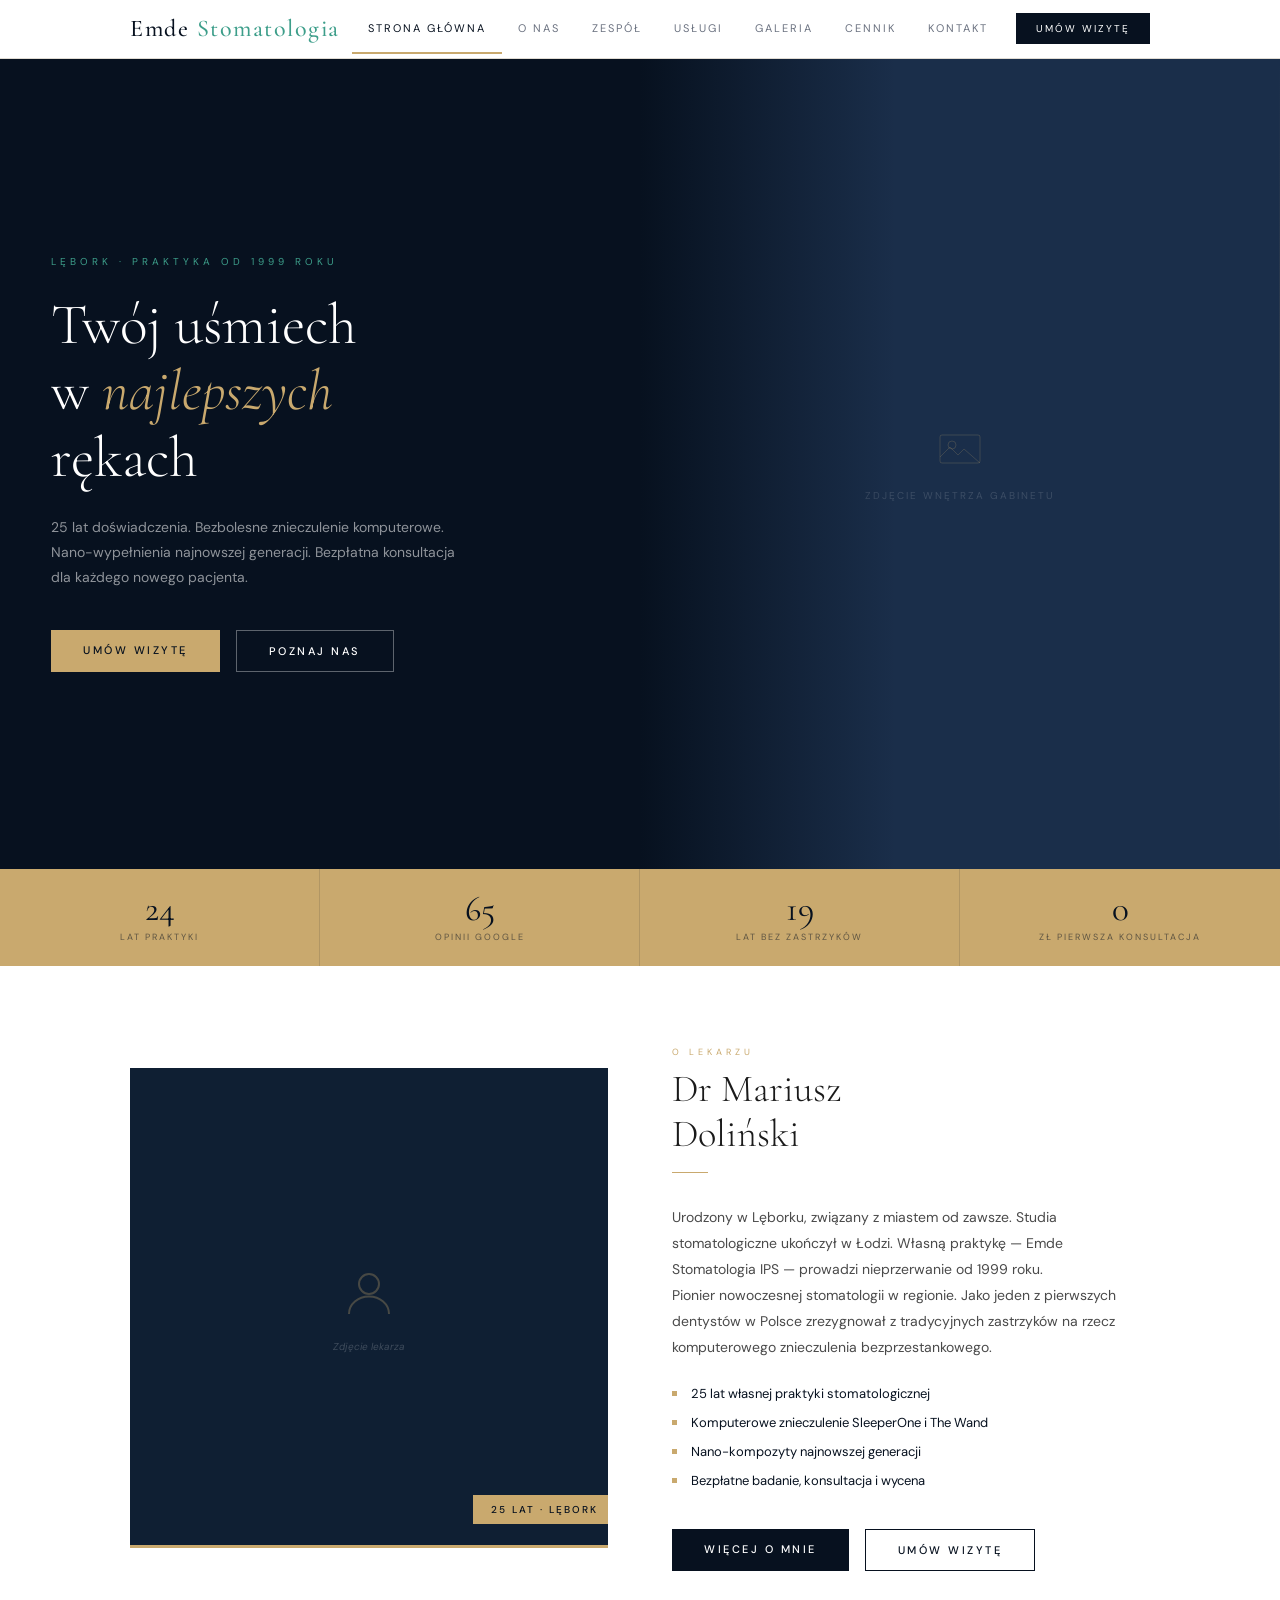
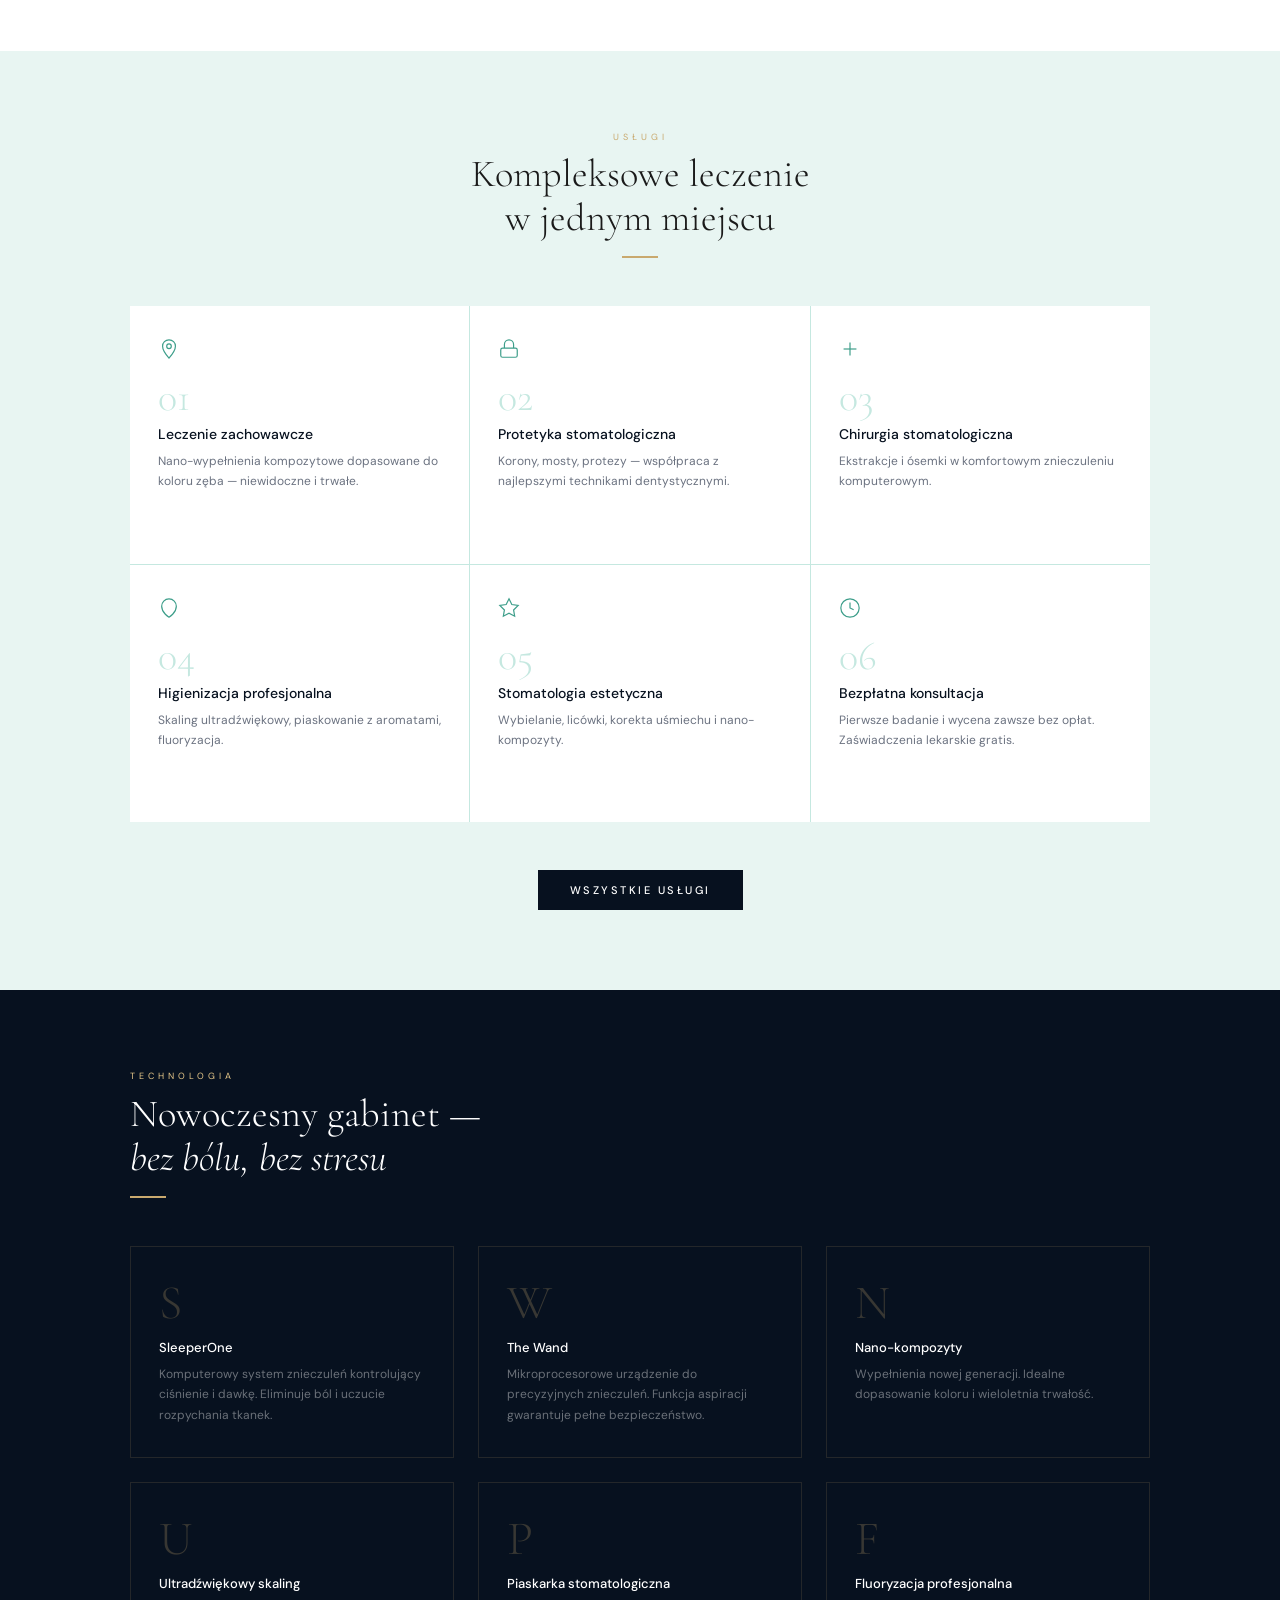
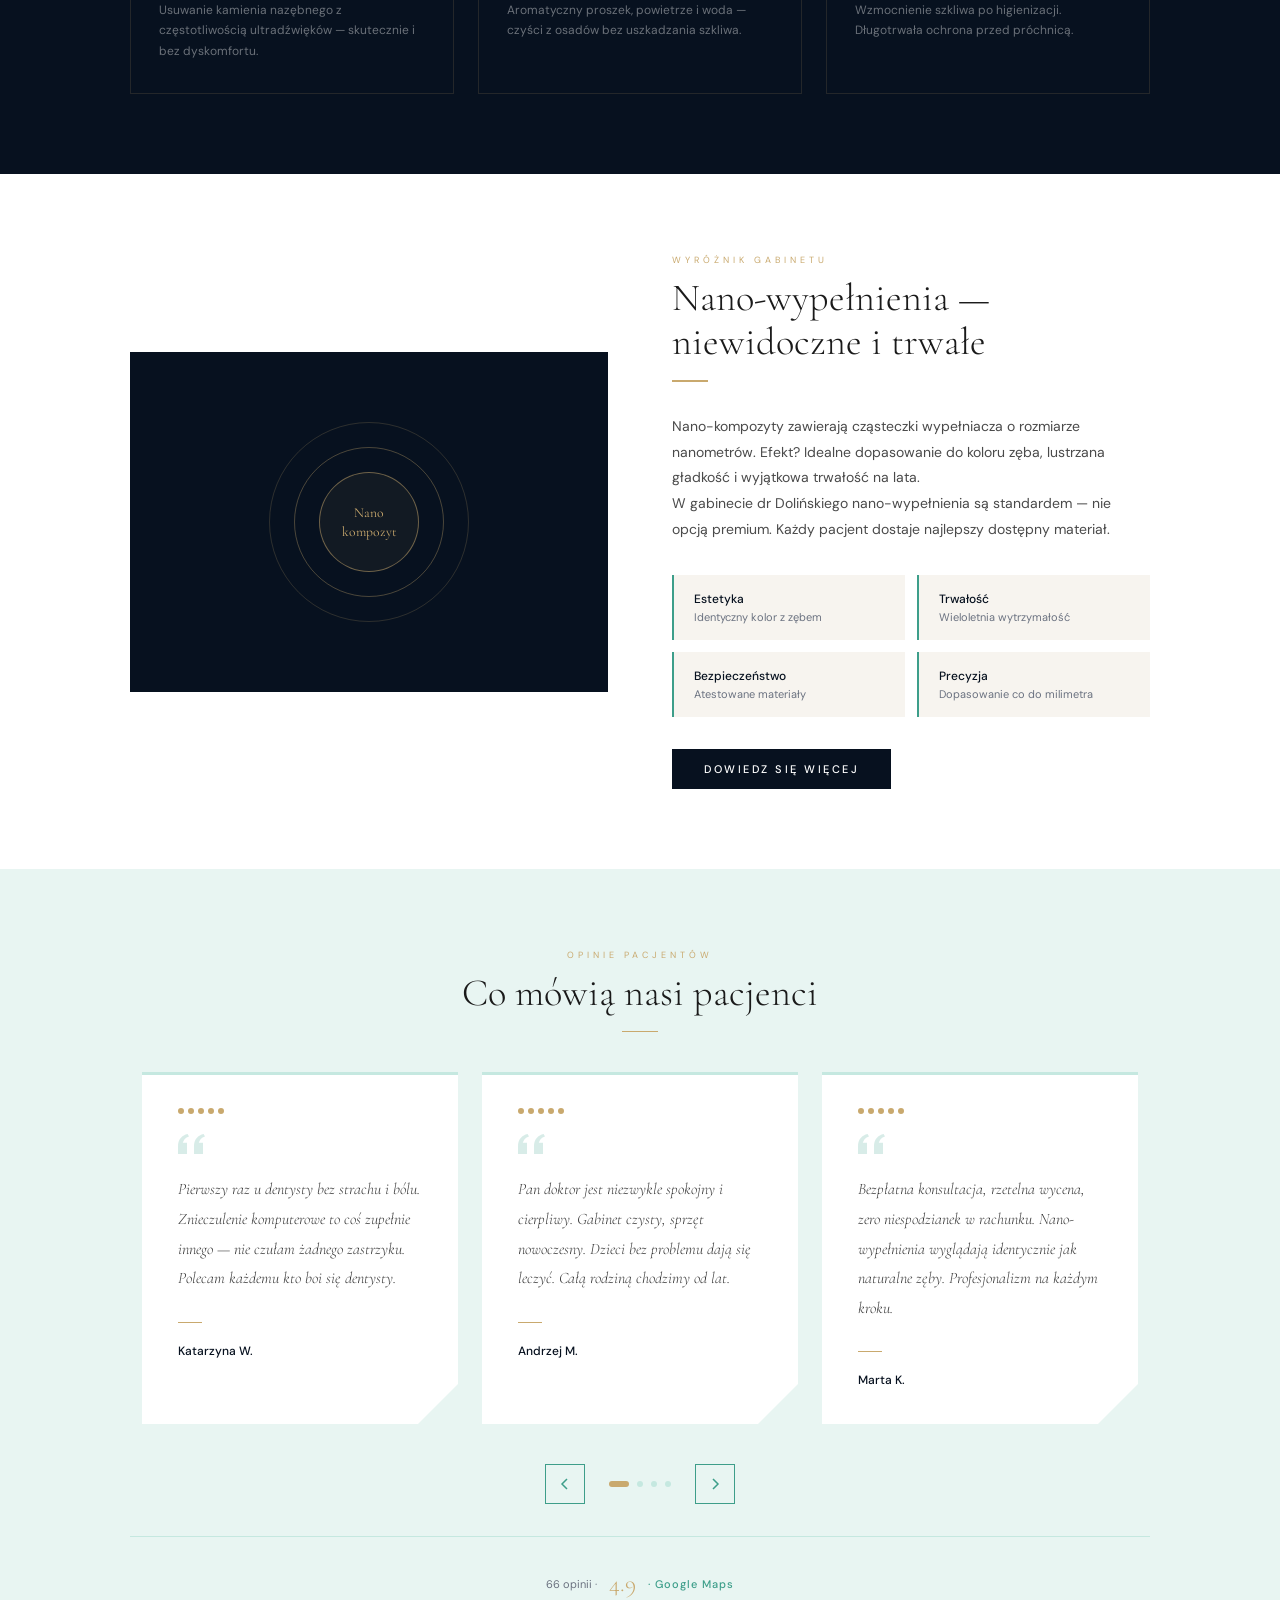
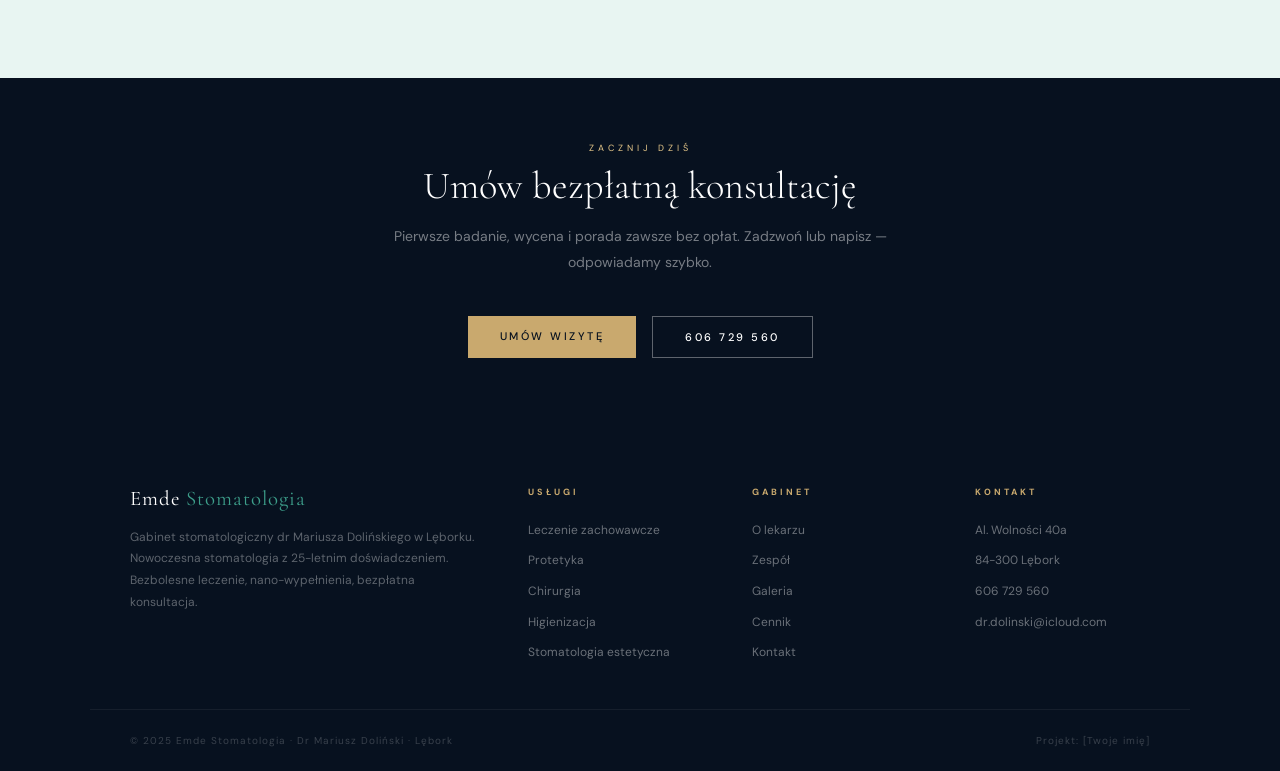
<file: index.html>
<!DOCTYPE html>
<html lang="pl">
<head>
  <meta charset="UTF-8">
  <meta name="viewport" content="width=device-width, initial-scale=1.0">
  <title>Emde Stomatologia · Dr Mariusz Doliński · Lębork</title>
  <meta name="description" content="Gabinet stomatologiczny dr Mariusza Dolińskiego w Lęborku. 25 lat doświadczenia, bezbolesne znieczulenie komputerowe, nano-wypełnienia. Bezpłatna konsultacja.">
  <link rel="stylesheet" href="css/style.css">
</head>
<body>

<div id="nav-placeholder"></div>

<!-- HERO — wnętrze gabinetu -->
<section class="hero">
  <div class="hero-left">
    <span class="hero-eyebrow">Lębork · Praktyka od 1999 roku</span>
    <h1>Twój uśmiech<br>w <em>najlepszych</em><br>rękach</h1>
    <p class="hero-sub">25 lat doświadczenia. Bezbolesne znieczulenie komputerowe. Nano-wypełnienia najnowszej generacji. Bezpłatna konsultacja dla każdego nowego pacjenta.</p>
    <div class="hero-btns">
      <a href="kontakt.html" class="btn btn-gold">Umów wizytę</a>
      <a href="o-nas.html" class="btn btn-outline">Poznaj nas</a>
    </div>
  </div>
  <div class="hero-right">
    <div class="hero-image">
      <!-- Zastąp zdjęciem wnętrza: <img src="img/gabinet.jpg" alt="Gabinet Emde Stomatologia"> -->
      <div class="hero-image-placeholder">
        <svg viewBox="0 0 48 48" style="width:48px;height:48px;stroke:rgba(201,169,110,0.2);fill:none;stroke-width:1"><rect x="4" y="10" width="40" height="28" rx="2"/><circle cx="16" cy="20" r="4"/><path d="m4 32 10-10 8 8 6-6 16 14"/></svg>
        <span style="font-size:10px;letter-spacing:2px;text-transform:uppercase;color:rgba(255,255,255,0.15)">Zdjęcie wnętrza gabinetu</span>
      </div>
      <div class="hero-image-overlay"></div>
    </div>
    <div class="hero-deco-line"></div>
  </div>
</section>

<!-- STATS -->
<div class="stats-bar">
  <div class="stat-item"><div class="stat-num">25</div><div class="stat-label">lat praktyki</div></div>
  <div class="stat-item"><div class="stat-num">66</div><div class="stat-label">opinii Google</div></div>
  <div class="stat-item"><div class="stat-num">20</div><div class="stat-label">lat bez zastrzyków</div></div>
  <div class="stat-item"><div class="stat-num">0</div><div class="stat-label">zł pierwsza konsultacja</div></div>
</div>

<!-- O LEKARZU -->
<section class="section">
  <div class="container">
    <div class="about-grid">
      <div class="about-img-box fade-right">
        <div class="about-img-placeholder">
          <svg viewBox="0 0 24 24"><circle cx="12" cy="8" r="4"/><path d="M4 20c0-4 3.6-7 8-7s8 3 8 7"/></svg>
          <span>Zdjęcie lekarza</span>
        </div>
        <div class="about-tag">25 lat · Lębork</div>
      </div>
      <div class="about-body fade-left">
        <span class="sec-label">O lekarzu</span>
        <h2>Dr Mariusz<br>Doliński</h2>
        <div class="gold-line"></div>
        <p>Urodzony w Lęborku, związany z miastem od zawsze. Studia stomatologiczne ukończył w Łodzi. Własną praktykę — Emde Stomatologia IPS — prowadzi nieprzerwanie od 1999 roku.</p>
        <p>Pionier nowoczesnej stomatologii w regionie. Jako jeden z pierwszych dentystów w Polsce zrezygnował z tradycyjnych zastrzyków na rzecz komputerowego znieczulenia bezprzestankowego.</p>
        <ul class="about-list">
          <li>25 lat własnej praktyki stomatologicznej</li>
          <li>Komputerowe znieczulenie SleeperOne i The Wand</li>
          <li>Nano-kompozyty najnowszej generacji</li>
          <li>Bezpłatne badanie, konsultacja i wycena</li>
        </ul>
        <div class="about-cta">
          <a href="o-nas.html" class="btn btn-navy">Więcej o mnie</a>
          <a href="kontakt.html" class="btn btn-outline-dark">Umów wizytę</a>
        </div>
      </div>
    </div>
  </div>
</section>

<!-- USŁUGI -->
<section class="section services-preview">
  <div class="container">
    <div class="fade-in text-center">
      <span class="sec-label">Usługi</span>
      <h2>Kompleksowe leczenie<br>w jednym miejscu</h2>
      <div class="gold-line" style="margin:1rem auto 0;"></div>
    </div>
    <div class="services-grid-home">
      <a href="usluga-zachowawcza.html" class="svc-card fade-in stagger-1">
        <div class="svc-icon"><svg viewBox="0 0 24 24"><path d="M12 2C8 2 5 5 5 9c0 5 7 13 7 13s7-8 7-13c0-4-3-7-7-7z"/><circle cx="12" cy="9" r="2.5"/></svg></div>
        <div class="svc-num">01</div>
        <div class="svc-title">Leczenie zachowawcze</div>
        <div class="svc-desc">Nano-wypełnienia kompozytowe dopasowane do koloru zęba — niewidoczne i trwałe.</div>
        <span class="svc-arrow">→</span>
      </a>
      <a href="usluga-protetyka.html" class="svc-card fade-in stagger-2">
        <div class="svc-icon"><svg viewBox="0 0 24 24"><rect x="3" y="11" width="18" height="10" rx="2"/><path d="M7 11V7a5 5 0 0 1 10 0v4"/></svg></div>
        <div class="svc-num">02</div>
        <div class="svc-title">Protetyka stomatologiczna</div>
        <div class="svc-desc">Korony, mosty, protezy — współpraca z najlepszymi technikami dentystycznymi.</div>
        <span class="svc-arrow">→</span>
      </a>
      <a href="usluga-chirurgia.html" class="svc-card fade-in stagger-3">
        <div class="svc-icon"><svg viewBox="0 0 24 24"><line x1="12" y1="5" x2="12" y2="19"/><line x1="5" y1="12" x2="19" y2="12"/></svg></div>
        <div class="svc-num">03</div>
        <div class="svc-title">Chirurgia stomatologiczna</div>
        <div class="svc-desc">Ekstrakcje i ósemki w komfortowym znieczuleniu komputerowym.</div>
        <span class="svc-arrow">→</span>
      </a>
      <a href="usluga-higienizacja.html" class="svc-card fade-in stagger-4">
        <div class="svc-icon"><svg viewBox="0 0 24 24"><path d="M12 22s-8-4.5-8-11.8A8 8 0 0 1 12 2a8 8 0 0 1 8 8.2c0 7.3-8 11.8-8 11.8z"/></svg></div>
        <div class="svc-num">04</div>
        <div class="svc-title">Higienizacja profesjonalna</div>
        <div class="svc-desc">Skaling ultradźwiękowy, piaskowanie z aromatami, fluoryzacja.</div>
        <span class="svc-arrow">→</span>
      </a>
      <a href="usluga-estetyczna.html" class="svc-card fade-in stagger-5">
        <div class="svc-icon"><svg viewBox="0 0 24 24"><path d="M12 2l3.09 6.26L22 9.27l-5 4.87 1.18 6.88L12 17.77l-6.18 3.25L7 14.14 2 9.27l6.91-1.01L12 2z"/></svg></div>
        <div class="svc-num">05</div>
        <div class="svc-title">Stomatologia estetyczna</div>
        <div class="svc-desc">Wybielanie, licówki, korekta uśmiechu i nano-kompozyty.</div>
        <span class="svc-arrow">→</span>
      </a>
      <a href="kontakt.html" class="svc-card fade-in stagger-6">
        <div class="svc-icon"><svg viewBox="0 0 24 24"><circle cx="12" cy="12" r="10"/><polyline points="12 6 12 12 16 14"/></svg></div>
        <div class="svc-num">06</div>
        <div class="svc-title">Bezpłatna konsultacja</div>
        <div class="svc-desc">Pierwsze badanie i wycena zawsze bez opłat. Zaświadczenia lekarskie gratis.</div>
        <span class="svc-arrow">→</span>
      </a>
    </div>
    <div class="text-center mt-3 fade-in">
      <a href="uslugi.html" class="btn btn-navy">Wszystkie usługi</a>
    </div>
  </div>
</section>

<!-- TECHNOLOGIA -->
<section class="section tech-section">
  <div class="container">
    <div class="fade-in">
      <span class="sec-label">Technologia</span>
      <h2 style="color:var(--white)">Nowoczesny gabinet —<br><em>bez bólu, bez stresu</em></h2>
      <div class="gold-line"></div>
    </div>
    <div class="tech-grid">
      <div class="tech-card fade-in stagger-1"><div class="tech-icon-letter">S</div><div class="tech-name">SleeperOne</div><div class="tech-desc">Komputerowy system znieczuleń kontrolujący ciśnienie i dawkę. Eliminuje ból i uczucie rozpychania tkanek.</div></div>
      <div class="tech-card fade-in stagger-2"><div class="tech-icon-letter">W</div><div class="tech-name">The Wand</div><div class="tech-desc">Mikroprocesorowe urządzenie do precyzyjnych znieczuleń. Funkcja aspiracji gwarantuje pełne bezpieczeństwo.</div></div>
      <div class="tech-card fade-in stagger-3"><div class="tech-icon-letter">N</div><div class="tech-name">Nano-kompozyty</div><div class="tech-desc">Wypełnienia nowej generacji. Idealne dopasowanie koloru i wieloletnia trwałość.</div></div>
      <div class="tech-card fade-in stagger-4"><div class="tech-icon-letter">U</div><div class="tech-name">Ultradźwiękowy skaling</div><div class="tech-desc">Usuwanie kamienia nazębnego z częstotliwością ultradźwięków — skutecznie i bez dyskomfortu.</div></div>
      <div class="tech-card fade-in stagger-5"><div class="tech-icon-letter">P</div><div class="tech-name">Piaskarka stomatologiczna</div><div class="tech-desc">Aromatyczny proszek, powietrze i woda — czyści z osadów bez uszkadzania szkliwa.</div></div>
      <div class="tech-card fade-in stagger-6"><div class="tech-icon-letter">F</div><div class="tech-name">Fluoryzacja profesjonalna</div><div class="tech-desc">Wzmocnienie szkliwa po higienizacji. Długotrwała ochrona przed próchnicą.</div></div>
    </div>
  </div>
</section>

<!-- NANO -->
<section class="section">
  <div class="container">
    <div class="nano-grid">
      <div class="nano-visual fade-right">
        <div class="nano-rings">
          <div class="nano-ring"></div>
          <div class="nano-ring"></div>
          <div class="nano-ring"></div>
          <div class="nano-center-text">Nano<br>kompozyt</div>
        </div>
      </div>
      <div class="fade-left">
        <span class="sec-label">Wyróżnik gabinetu</span>
        <h2>Nano-wypełnienia —<br>niewidoczne i trwałe</h2>
        <div class="gold-line"></div>
        <p>Nano-kompozyty zawierają cząsteczki wypełniacza o rozmiarze nanometrów. Efekt? Idealne dopasowanie do koloru zęba, lustrzana gładkość i wyjątkowa trwałość na lata.</p>
        <p>W gabinecie dr Dolińskiego nano-wypełnienia są standardem — nie opcją premium. Każdy pacjent dostaje najlepszy dostępny materiał.</p>
        <div class="nano-props">
          <div class="nano-prop"><div class="nano-prop-name">Estetyka</div><div class="nano-prop-val">Identyczny kolor z zębem</div></div>
          <div class="nano-prop"><div class="nano-prop-name">Trwałość</div><div class="nano-prop-val">Wieloletnia wytrzymałość</div></div>
          <div class="nano-prop"><div class="nano-prop-name">Bezpieczeństwo</div><div class="nano-prop-val">Atestowane materiały</div></div>
          <div class="nano-prop"><div class="nano-prop-name">Precyzja</div><div class="nano-prop-val">Dopasowanie co do milimetra</div></div>
        </div>
        <div class="mt-2"><a href="usluga-zachowawcza.html" class="btn btn-navy">Dowiedz się więcej</a></div>
      </div>
    </div>
  </div>
</section>

<!-- OPINIE -->
<section class="reviews-carousel-wrap">
  <div class="container">
    <div class="fade-in text-center">
      <span class="sec-label">Opinie pacjentów</span>
      <h2>Co mówią nasi pacjenci</h2>
      <div class="gold-line" style="margin:1rem auto 0;"></div>
    </div>
    <div class="carousel" style="margin-top:2.5rem;">
      <div class="carousel-track" id="carousel-track">
        <div class="carousel-slide"><div class="rc"><div class="rc-rating"><div class="rc-dot"></div><div class="rc-dot"></div><div class="rc-dot"></div><div class="rc-dot"></div><div class="rc-dot"></div></div><div class="rc-quote"><svg viewBox="0 0 28 20" fill="none"><path d="M0 12c0-6.6 4.2-10.8 9.6-12L11 2.4C7.4 3.6 5.4 6 4.8 8.8H9V20H0V12zm16 0c0-6.6 4.2-10.8 9.6-12L27 2.4c-3.6 1.2-5.6 3.6-6.2 6.4H25V20H16V12z" fill="#3d9e8a" opacity="0.2"/></svg></div><p class="rc-text">Pierwszy raz u dentysty bez strachu i bólu. Znieczulenie komputerowe to coś zupełnie innego — nie czułam żadnego zastrzyku. Polecam każdemu kto boi się dentysty.</p><div class="rc-sep"></div><div class="rc-author">Katarzyna W.</div><div class="rc-corner"></div></div></div>
        <div class="carousel-slide"><div class="rc"><div class="rc-rating"><div class="rc-dot"></div><div class="rc-dot"></div><div class="rc-dot"></div><div class="rc-dot"></div><div class="rc-dot"></div></div><div class="rc-quote"><svg viewBox="0 0 28 20" fill="none"><path d="M0 12c0-6.6 4.2-10.8 9.6-12L11 2.4C7.4 3.6 5.4 6 4.8 8.8H9V20H0V12zm16 0c0-6.6 4.2-10.8 9.6-12L27 2.4c-3.6 1.2-5.6 3.6-6.2 6.4H25V20H16V12z" fill="#3d9e8a" opacity="0.2"/></svg></div><p class="rc-text">Pan doktor jest niezwykle spokojny i cierpliwy. Gabinet czysty, sprzęt nowoczesny. Dzieci bez problemu dają się leczyć. Całą rodziną chodzimy od lat.</p><div class="rc-sep"></div><div class="rc-author">Andrzej M.</div><div class="rc-corner"></div></div></div>
        <div class="carousel-slide"><div class="rc"><div class="rc-rating"><div class="rc-dot"></div><div class="rc-dot"></div><div class="rc-dot"></div><div class="rc-dot"></div><div class="rc-dot"></div></div><div class="rc-quote"><svg viewBox="0 0 28 20" fill="none"><path d="M0 12c0-6.6 4.2-10.8 9.6-12L11 2.4C7.4 3.6 5.4 6 4.8 8.8H9V20H0V12zm16 0c0-6.6 4.2-10.8 9.6-12L27 2.4c-3.6 1.2-5.6 3.6-6.2 6.4H25V20H16V12z" fill="#3d9e8a" opacity="0.2"/></svg></div><p class="rc-text">Bezpłatna konsultacja, rzetelna wycena, zero niespodzianek w rachunku. Nano-wypełnienia wyglądają identycznie jak naturalne zęby. Profesjonalizm na każdym kroku.</p><div class="rc-sep"></div><div class="rc-author">Marta K.</div><div class="rc-corner"></div></div></div>
        <div class="carousel-slide"><div class="rc"><div class="rc-rating"><div class="rc-dot"></div><div class="rc-dot"></div><div class="rc-dot"></div><div class="rc-dot"></div><div class="rc-dot"></div></div><div class="rc-quote"><svg viewBox="0 0 28 20" fill="none"><path d="M0 12c0-6.6 4.2-10.8 9.6-12L11 2.4C7.4 3.6 5.4 6 4.8 8.8H9V20H0V12zm16 0c0-6.6 4.2-10.8 9.6-12L27 2.4c-3.6 1.2-5.6 3.6-6.2 6.4H25V20H16V12z" fill="#3d9e8a" opacity="0.2"/></svg></div><p class="rc-text">Chodziłam do wielu dentystów i wszędzie bałam się zastrzyku. Tutaj po raz pierwszy naprawdę nic nie poczułam. To zmienia wszystko — już nie odkładam wizyt na ostatnią chwilę.</p><div class="rc-sep"></div><div class="rc-author">Joanna P.</div><div class="rc-corner"></div></div></div>
        <div class="carousel-slide"><div class="rc"><div class="rc-rating"><div class="rc-dot"></div><div class="rc-dot"></div><div class="rc-dot"></div><div class="rc-dot"></div><div class="rc-dot"></div></div><div class="rc-quote"><svg viewBox="0 0 28 20" fill="none"><path d="M0 12c0-6.6 4.2-10.8 9.6-12L11 2.4C7.4 3.6 5.4 6 4.8 8.8H9V20H0V12zm16 0c0-6.6 4.2-10.8 9.6-12L27 2.4c-3.6 1.2-5.6 3.6-6.2 6.4H25V20H16V12z" fill="#3d9e8a" opacity="0.2"/></svg></div><p class="rc-text">Usunięcie ósemki w znieczuleniu komputerowym — zupełnie bezbolesne. Doktor wyjaśnił każdy krok zabiegu. Czułem się bezpiecznie przez cały czas.</p><div class="rc-sep"></div><div class="rc-author">Tomasz R.</div><div class="rc-corner"></div></div></div>
        <div class="carousel-slide"><div class="rc"><div class="rc-rating"><div class="rc-dot"></div><div class="rc-dot"></div><div class="rc-dot"></div><div class="rc-dot"></div><div class="rc-dot"></div></div><div class="rc-quote"><svg viewBox="0 0 28 20" fill="none"><path d="M0 12c0-6.6 4.2-10.8 9.6-12L11 2.4C7.4 3.6 5.4 6 4.8 8.8H9V20H0V12zm16 0c0-6.6 4.2-10.8 9.6-12L27 2.4c-3.6 1.2-5.6 3.6-6.2 6.4H25V20H16V12z" fill="#3d9e8a" opacity="0.2"/></svg></div><p class="rc-text">Korona cyrkonowa wygląda absolutnie naturalnie. Dopasowanie perfekcyjne, po roku noszenia jak nowa. Warta każdej złotówki — polecam całym sercem.</p><div class="rc-sep"></div><div class="rc-author">Elżbieta N.</div><div class="rc-corner"></div></div></div>
      </div>
    </div>
    <div class="carousel-controls">
      <button class="ctrl-btn" id="carousel-prev"><svg viewBox="0 0 16 16"><polyline points="10,3 5,8 10,13"/></svg></button>
      <div class="carousel-dots" id="carousel-dots"></div>
      <button class="ctrl-btn" id="carousel-next"><svg viewBox="0 0 16 16"><polyline points="6,3 11,8 6,13"/></svg></button>
    </div>
    <div class="google-row fade-in">
      <span class="google-count">66 opinii ·</span>
      <span class="google-score">4.9</span>
      <span class="google-badge-text">· Google Maps</span>
    </div>
  </div>
</section>

<!-- CTA -->
<section style="background:var(--navy);padding:4rem 0;">
  <div class="container text-center fade-in">
    <span class="sec-label" style="color:var(--gold2)">Zacznij dziś</span>
    <h2 style="color:var(--white);margin-bottom:1rem">Umów bezpłatną konsultację</h2>
    <p style="color:rgba(255,255,255,0.45);margin-bottom:2.5rem;max-width:500px;margin-left:auto;margin-right:auto;">Pierwsze badanie, wycena i porada zawsze bez opłat. Zadzwoń lub napisz — odpowiadamy szybko.</p>
    <div style="display:flex;gap:1rem;justify-content:center;flex-wrap:wrap;">
      <a href="kontakt.html" class="btn btn-gold">Umów wizytę</a>
      <a href="tel:606729560" class="btn btn-outline">606 729 560</a>
    </div>
  </div>
</section>

<div id="footer-placeholder"></div>
<script src="js/components.js"></script>
<script src="js/main.js"></script>
</body>
</html>
</file>
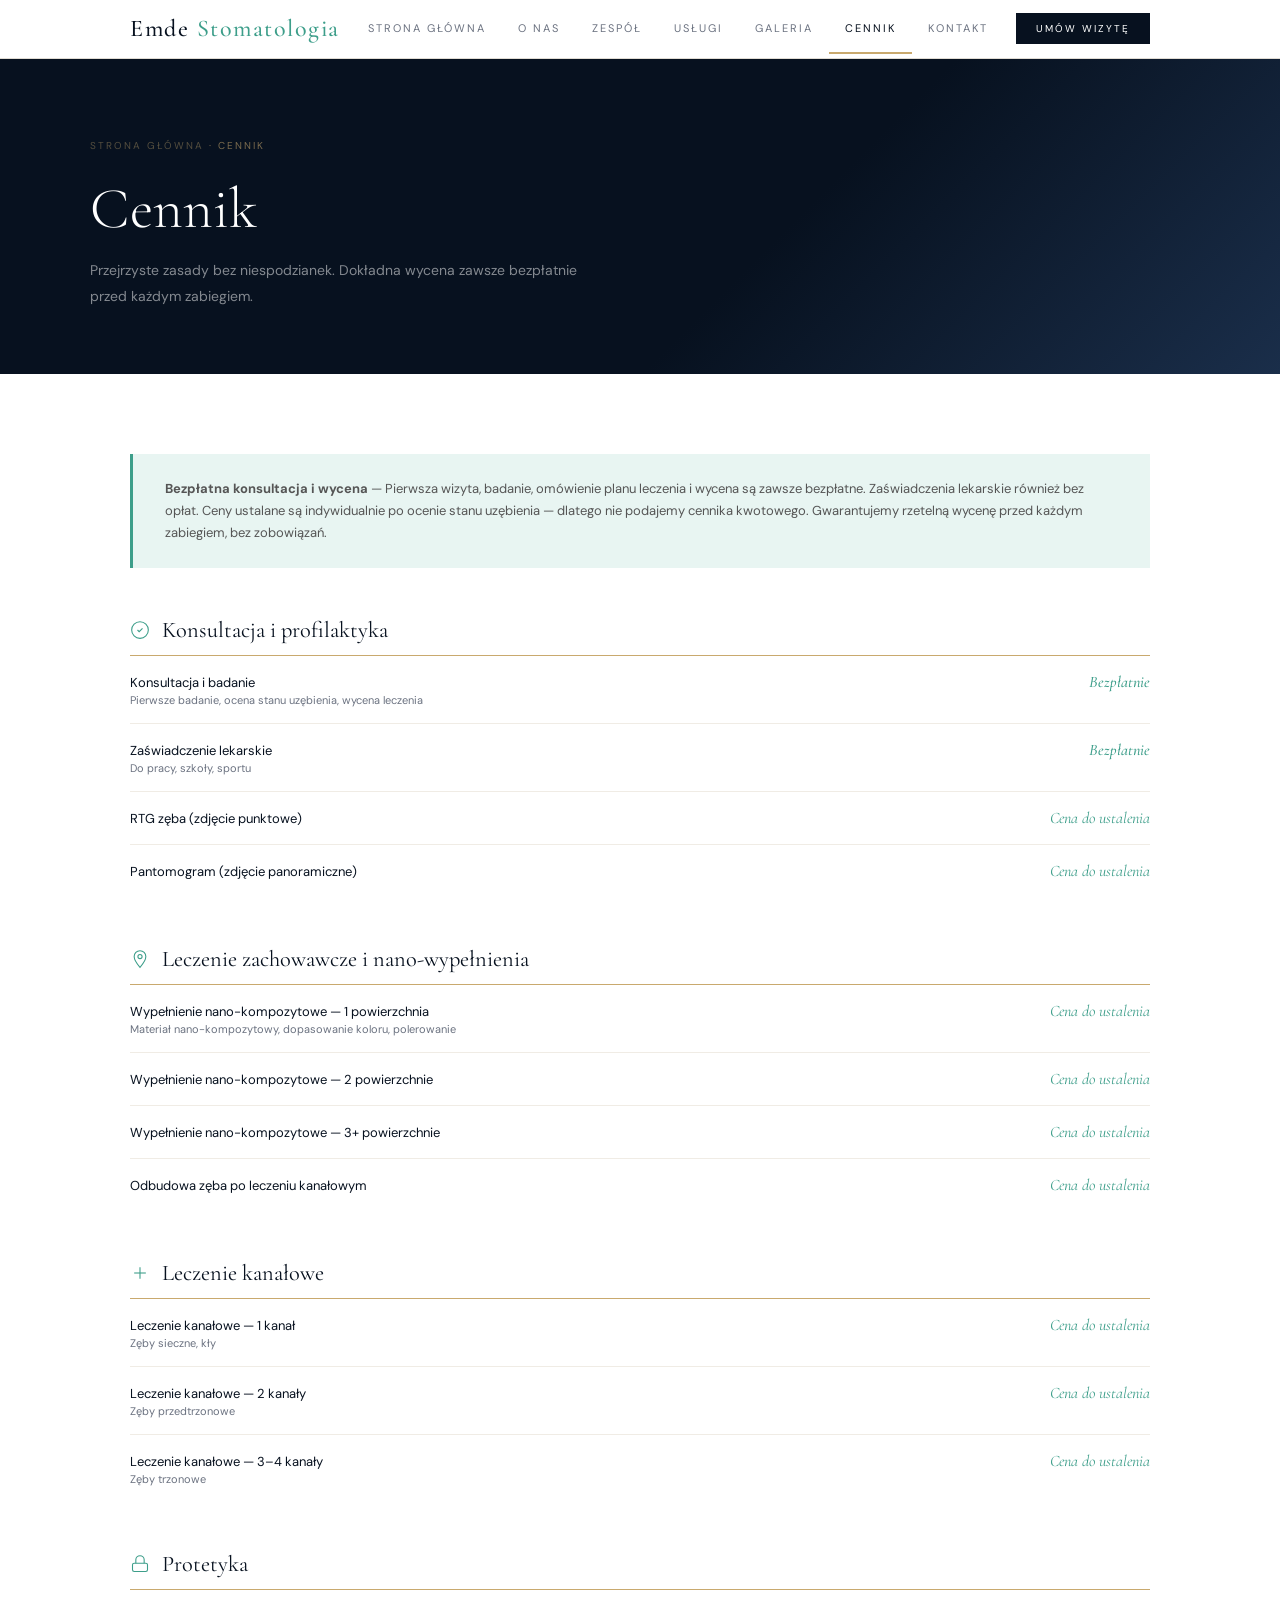
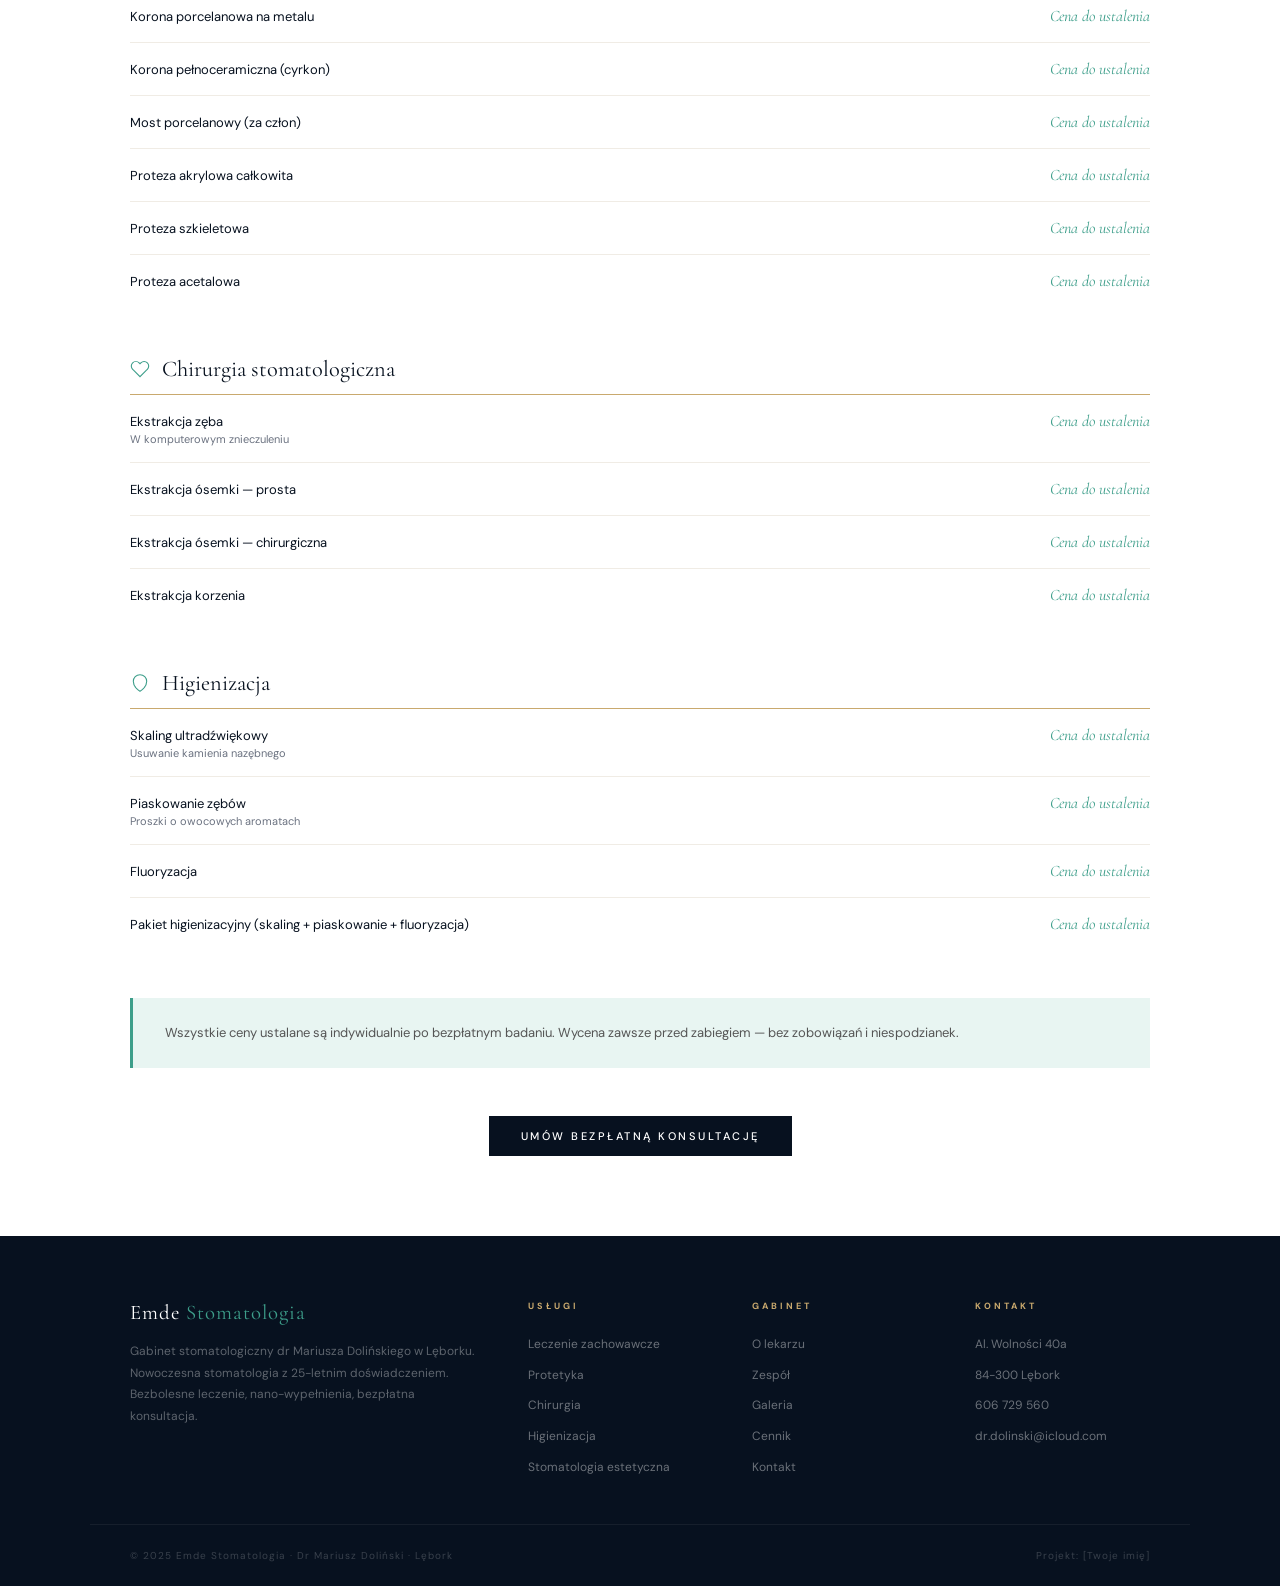
<file: cennik.html>
<!DOCTYPE html>
<html lang="pl">
<head>
  <meta charset="UTF-8">
  <meta name="viewport" content="width=device-width, initial-scale=1.0">
  <title>Cennik · Emde Stomatologia · Lębork</title>
  <meta name="description" content="Cennik usług stomatologicznych. Emde Stomatologia, dr Mariusz Doliński, Lębork. Bezpłatna konsultacja i badanie.">
  <link rel="stylesheet" href="css/style.css">
</head>
<body>

<div id="nav-placeholder"></div>

<div class="page-hero">
  <div class="page-hero-bg"></div>
  <div class="page-hero-inner">
    <div class="breadcrumb"><a href="index.html">Strona główna</a> · Cennik</div>
    <h1>Cennik</h1>
    <p>Przejrzyste zasady bez niespodzianek. Dokładna wycena zawsze bezpłatnie przed każdym zabiegiem.</p>
  </div>
</div>

<section class="section">
  <div class="container">

    <div class="pricing-note fade-in">
      <strong>Bezpłatna konsultacja i wycena</strong> — Pierwsza wizyta, badanie, omówienie planu leczenia i wycena są zawsze bezpłatne. Zaświadczenia lekarskie również bez opłat. Ceny ustalane są indywidualnie po ocenie stanu uzębienia — dlatego nie podajemy cennika kwotowego. Gwarantujemy rzetelną wycenę przed każdym zabiegiem, bez zobowiązań.
    </div>

    <div class="pricing-table">

      <div class="pricing-category fade-in">
        <div class="pricing-category-title">
          <svg viewBox="0 0 24 24"><path d="M12 22C6.48 22 2 17.52 2 12S6.48 2 12 2s10 4.48 10 10-4.48 10-10 10z"/><path d="m9 12 2 2 4-4"/></svg>
          Konsultacja i profilaktyka
        </div>
        <div class="pricing-row"><div><div class="pricing-service-name">Konsultacja i badanie</div><div class="pricing-service-note">Pierwsze badanie, ocena stanu uzębienia, wycena leczenia</div></div><div class="pricing-price pricing-free">Bezpłatnie</div></div>
        <div class="pricing-row"><div><div class="pricing-service-name">Zaświadczenie lekarskie</div><div class="pricing-service-note">Do pracy, szkoły, sportu</div></div><div class="pricing-price pricing-free">Bezpłatnie</div></div>
        <div class="pricing-row"><div><div class="pricing-service-name">RTG zęba (zdjęcie punktowe)</div></div><div class="pricing-price">Cena do ustalenia</div></div>
        <div class="pricing-row"><div><div class="pricing-service-name">Pantomogram (zdjęcie panoramiczne)</div></div><div class="pricing-price">Cena do ustalenia</div></div>
      </div>

      <div class="pricing-category fade-in">
        <div class="pricing-category-title">
          <svg viewBox="0 0 24 24"><path d="M12 2C8 2 5 5 5 9c0 5 7 13 7 13s7-8 7-13c0-4-3-7-7-7z"/><circle cx="12" cy="9" r="2.5"/></svg>
          Leczenie zachowawcze i nano-wypełnienia
        </div>
        <div class="pricing-row"><div><div class="pricing-service-name">Wypełnienie nano-kompozytowe — 1 powierzchnia</div><div class="pricing-service-note">Materiał nano-kompozytowy, dopasowanie koloru, polerowanie</div></div><div class="pricing-price">Cena do ustalenia</div></div>
        <div class="pricing-row"><div><div class="pricing-service-name">Wypełnienie nano-kompozytowe — 2 powierzchnie</div></div><div class="pricing-price">Cena do ustalenia</div></div>
        <div class="pricing-row"><div><div class="pricing-service-name">Wypełnienie nano-kompozytowe — 3+ powierzchnie</div></div><div class="pricing-price">Cena do ustalenia</div></div>
        <div class="pricing-row"><div><div class="pricing-service-name">Odbudowa zęba po leczeniu kanałowym</div></div><div class="pricing-price">Cena do ustalenia</div></div>
      </div>

      <div class="pricing-category fade-in">
        <div class="pricing-category-title">
          <svg viewBox="0 0 24 24"><line x1="12" y1="5" x2="12" y2="19"/><line x1="5" y1="12" x2="19" y2="12"/></svg>
          Leczenie kanałowe
        </div>
        <div class="pricing-row"><div><div class="pricing-service-name">Leczenie kanałowe — 1 kanał</div><div class="pricing-service-note">Zęby sieczne, kły</div></div><div class="pricing-price">Cena do ustalenia</div></div>
        <div class="pricing-row"><div><div class="pricing-service-name">Leczenie kanałowe — 2 kanały</div><div class="pricing-service-note">Zęby przedtrzonowe</div></div><div class="pricing-price">Cena do ustalenia</div></div>
        <div class="pricing-row"><div><div class="pricing-service-name">Leczenie kanałowe — 3–4 kanały</div><div class="pricing-service-note">Zęby trzonowe</div></div><div class="pricing-price">Cena do ustalenia</div></div>
      </div>

      <div class="pricing-category fade-in">
        <div class="pricing-category-title">
          <svg viewBox="0 0 24 24"><rect x="3" y="11" width="18" height="10" rx="2"/><path d="M7 11V7a5 5 0 0 1 10 0v4"/></svg>
          Protetyka
        </div>
        <div class="pricing-row"><div><div class="pricing-service-name">Korona porcelanowa na metalu</div></div><div class="pricing-price">Cena do ustalenia</div></div>
        <div class="pricing-row"><div><div class="pricing-service-name">Korona pełnoceramiczna (cyrkon)</div></div><div class="pricing-price">Cena do ustalenia</div></div>
        <div class="pricing-row"><div><div class="pricing-service-name">Most porcelanowy (za człon)</div></div><div class="pricing-price">Cena do ustalenia</div></div>
        <div class="pricing-row"><div><div class="pricing-service-name">Proteza akrylowa całkowita</div></div><div class="pricing-price">Cena do ustalenia</div></div>
        <div class="pricing-row"><div><div class="pricing-service-name">Proteza szkieletowa</div></div><div class="pricing-price">Cena do ustalenia</div></div>
        <div class="pricing-row"><div><div class="pricing-service-name">Proteza acetalowa</div></div><div class="pricing-price">Cena do ustalenia</div></div>
      </div>

      <div class="pricing-category fade-in">
        <div class="pricing-category-title">
          <svg viewBox="0 0 24 24"><path d="M20.84 4.61a5.5 5.5 0 0 0-7.78 0L12 5.67l-1.06-1.06a5.5 5.5 0 0 0-7.78 7.78l1.06 1.06L12 21.23l7.78-7.78 1.06-1.06a5.5 5.5 0 0 0 0-7.78z"/></svg>
          Chirurgia stomatologiczna
        </div>
        <div class="pricing-row"><div><div class="pricing-service-name">Ekstrakcja zęba</div><div class="pricing-service-note">W komputerowym znieczuleniu</div></div><div class="pricing-price">Cena do ustalenia</div></div>
        <div class="pricing-row"><div><div class="pricing-service-name">Ekstrakcja ósemki — prosta</div></div><div class="pricing-price">Cena do ustalenia</div></div>
        <div class="pricing-row"><div><div class="pricing-service-name">Ekstrakcja ósemki — chirurgiczna</div></div><div class="pricing-price">Cena do ustalenia</div></div>
        <div class="pricing-row"><div><div class="pricing-service-name">Ekstrakcja korzenia</div></div><div class="pricing-price">Cena do ustalenia</div></div>
      </div>

      <div class="pricing-category fade-in">
        <div class="pricing-category-title">
          <svg viewBox="0 0 24 24"><path d="M12 22s-8-4.5-8-11.8A8 8 0 0 1 12 2a8 8 0 0 1 8 8.2c0 7.3-8 11.8-8 11.8z"/></svg>
          Higienizacja
        </div>
        <div class="pricing-row"><div><div class="pricing-service-name">Skaling ultradźwiękowy</div><div class="pricing-service-note">Usuwanie kamienia nazębnego</div></div><div class="pricing-price">Cena do ustalenia</div></div>
        <div class="pricing-row"><div><div class="pricing-service-name">Piaskowanie zębów</div><div class="pricing-service-note">Proszki o owocowych aromatach</div></div><div class="pricing-price">Cena do ustalenia</div></div>
        <div class="pricing-row"><div><div class="pricing-service-name">Fluoryzacja</div></div><div class="pricing-price">Cena do ustalenia</div></div>
        <div class="pricing-row"><div><div class="pricing-service-name">Pakiet higienizacyjny (skaling + piaskowanie + fluoryzacja)</div></div><div class="pricing-price">Cena do ustalenia</div></div>
      </div>

    </div>

    <div class="pricing-note fade-in">
      Wszystkie ceny ustalane są indywidualnie po bezpłatnym badaniu. Wycena zawsze przed zabiegiem — bez zobowiązań i niespodzianek.
    </div>

    <div style="text-align:center;margin-top:3rem;" class="fade-in">
      <a href="kontakt.html" class="btn btn-navy">Umów bezpłatną konsultację</a>
    </div>
  </div>
</section>

<div id="footer-placeholder"></div>
<script src="js/components.js"></script>
<script src="js/main.js"></script>
</body>
</html>
</file>
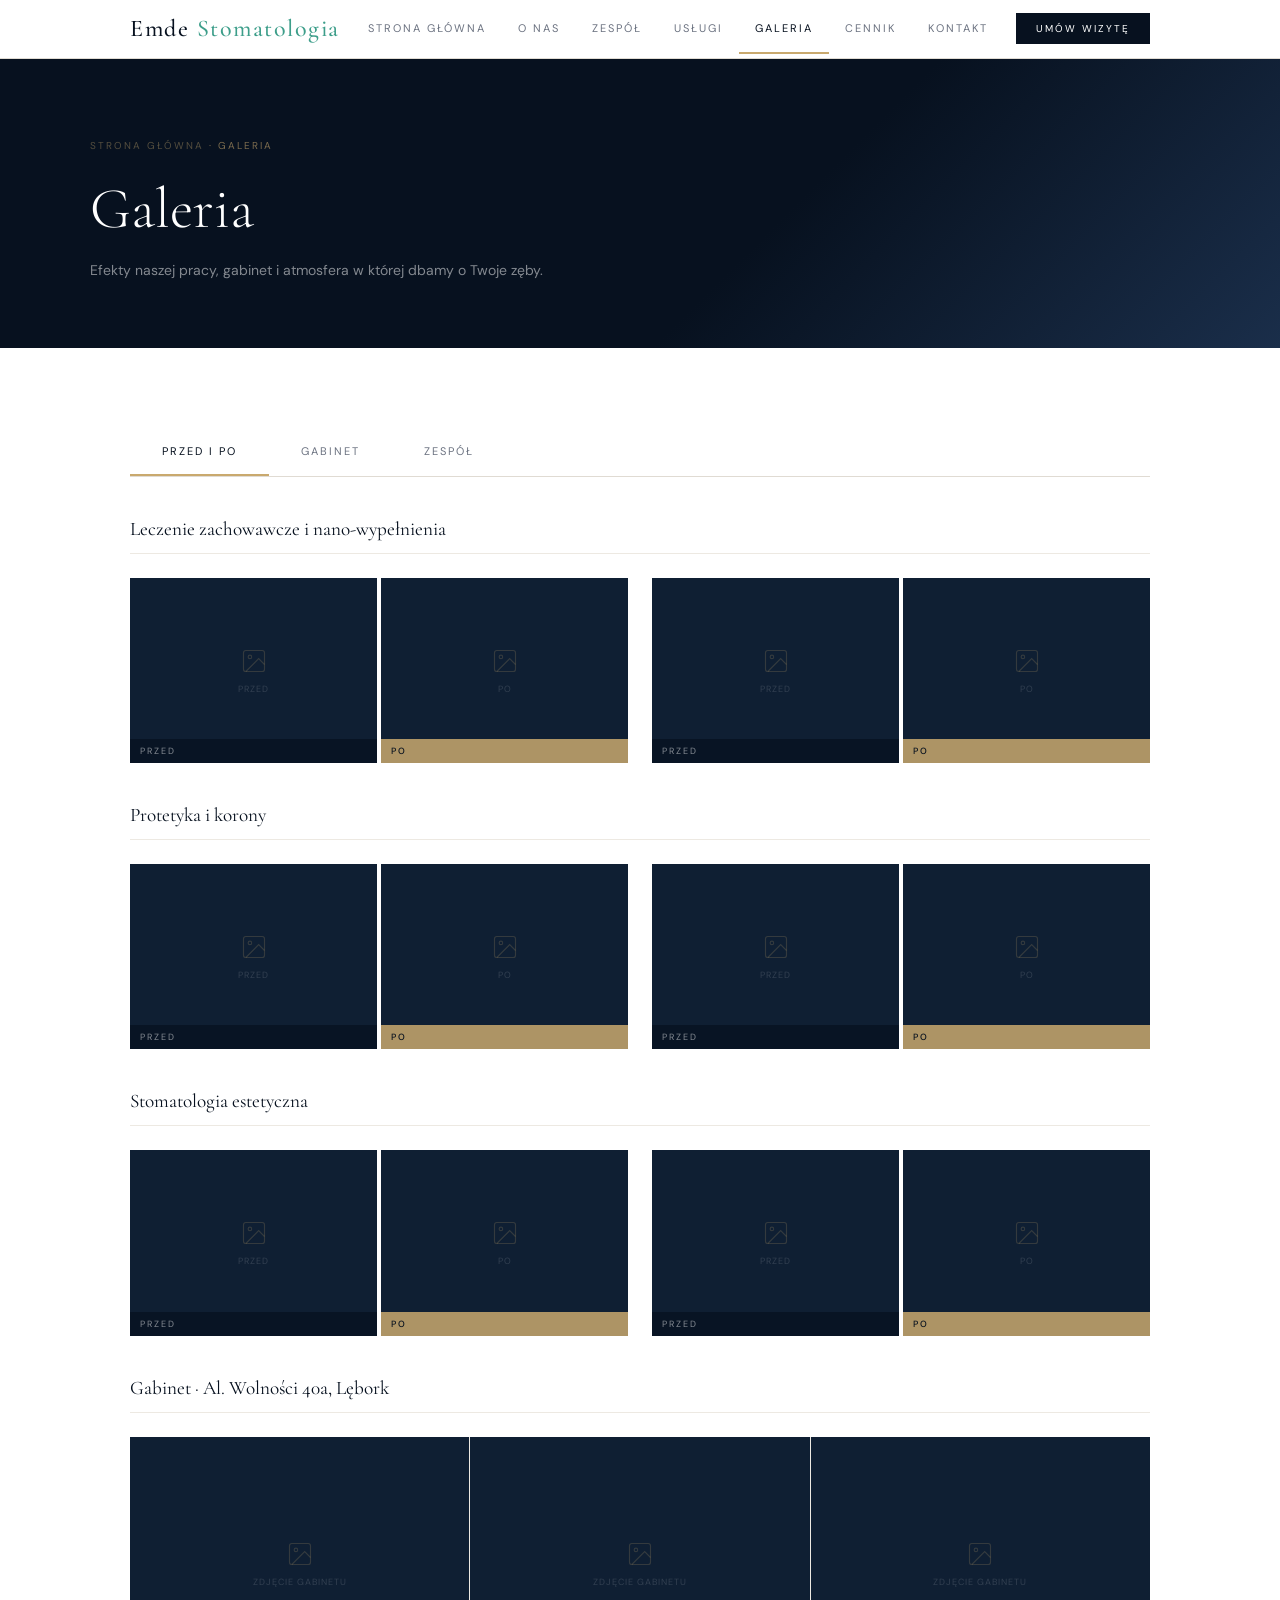
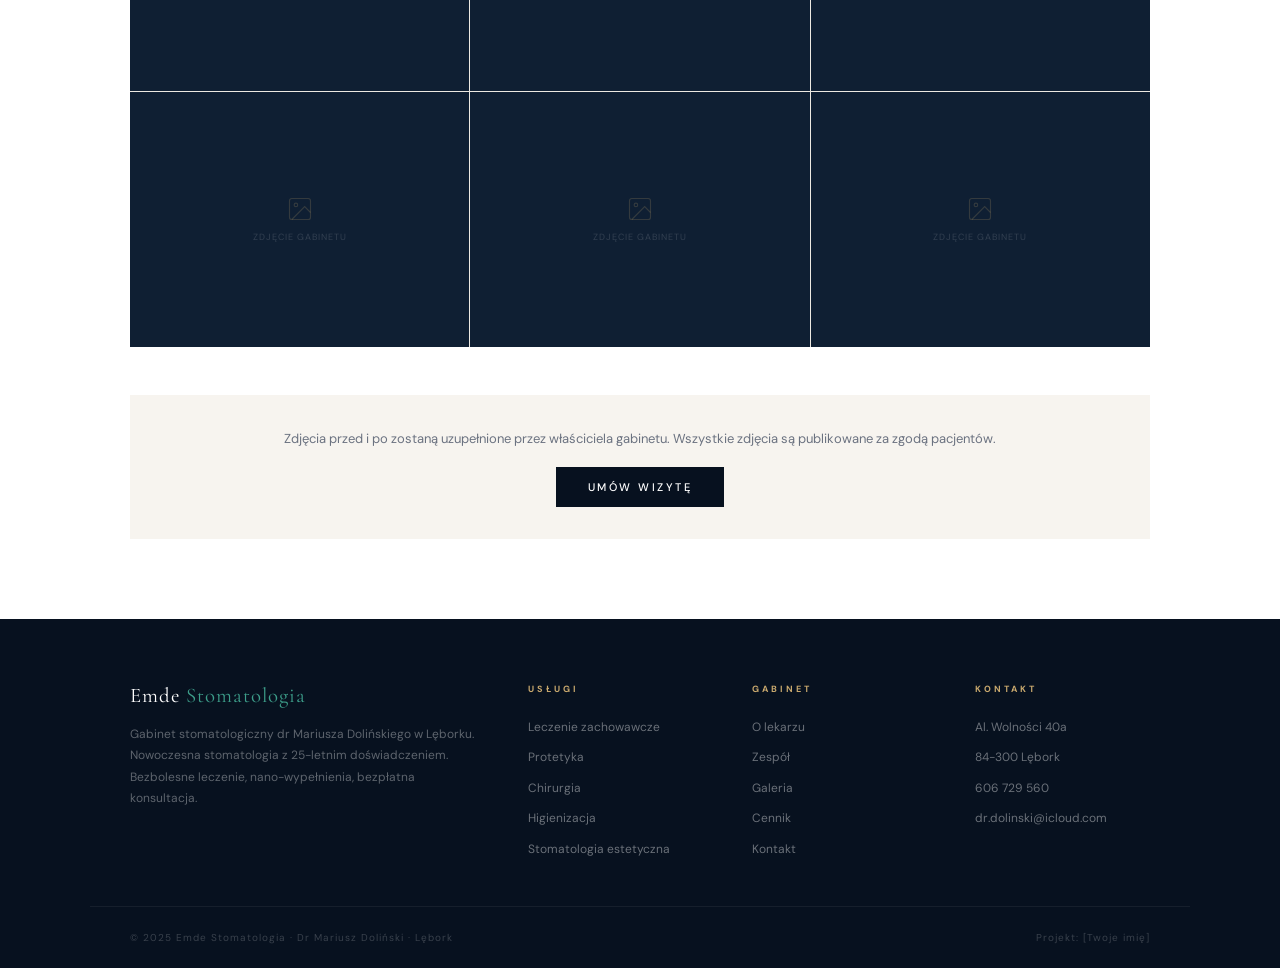
<file: galeria.html>
<!DOCTYPE html>
<html lang="pl">
<head>
  <meta charset="UTF-8">
  <meta name="viewport" content="width=device-width, initial-scale=1.0">
  <title>Galeria · Emde Stomatologia · Lębork</title>
  <meta name="description" content="Galeria zdjęć gabinetu i efektów leczenia. Przed i po. Emde Stomatologia, dr Mariusz Doliński, Lębork.">
  <link rel="stylesheet" href="css/style.css">
  <style>
    .gallery-tabs { display: flex; gap: 0; margin-bottom: 0; border-bottom: 0.5px solid #e0dbd3; }
    .gallery-tab { padding: 1rem 2rem; font-size: 11px; letter-spacing: 2px; text-transform: uppercase; color: var(--gray); cursor: pointer; border-bottom: 2px solid transparent; transition: all 0.2s; background: none; border-top: none; border-left: none; border-right: none; font-family: var(--sans); }
    .gallery-tab.active, .gallery-tab:hover { color: var(--navy); border-bottom-color: var(--gold); }
    .gallery-section-title { font-family: var(--serif); font-size: 1.2rem; font-weight: 400; color: var(--navy); margin: 2.5rem 0 1.5rem; padding-bottom: 0.75rem; border-bottom: 0.5px solid var(--cream2); }
    .before-after-grid { display: grid; grid-template-columns: repeat(2, 1fr); gap: 1.5rem; margin-bottom: 2.5rem; }
    .ba-pair { display: grid; grid-template-columns: 1fr 1fr; gap: 4px; }
    .ba-img { background: var(--navy2); aspect-ratio: 4/3; display: flex; align-items: center; justify-content: center; position: relative; overflow: hidden; }
    .ba-img img { width: 100%; height: 100%; object-fit: cover; }
    .ba-label { position: absolute; bottom: 0; left: 0; right: 0; padding: 6px 10px; font-size: 9px; letter-spacing: 2px; text-transform: uppercase; }
    .ba-label.before { background: rgba(7,17,31,0.7); color: rgba(255,255,255,0.5); }
    .ba-label.after { background: rgba(201,169,110,0.85); color: var(--navy); font-weight: 500; }
    .ba-placeholder { display: flex; flex-direction: column; align-items: center; gap: 0.5rem; }
    .ba-placeholder svg { width: 28px; height: 28px; stroke: rgba(201,169,110,0.2); fill: none; }
    .ba-placeholder span { font-size: 9px; color: rgba(255,255,255,0.15); letter-spacing: 1px; text-transform: uppercase; }
    .gabinet-grid { display: grid; grid-template-columns: repeat(3, 1fr); gap: 1px; background: var(--cream2); }
    .gabinet-item { background: var(--navy2); aspect-ratio: 4/3; display: flex; align-items: center; justify-content: center; overflow: hidden; cursor: pointer; position: relative; }
    .gabinet-item:hover .gallery-overlay { opacity: 1; }
    .gabinet-item img { width: 100%; height: 100%; object-fit: cover; transition: transform 0.4s; }
    .gabinet-item:hover img { transform: scale(1.04); }
  </style>
</head>
<body>

<div id="nav-placeholder"></div>

<div class="page-hero">
  <div class="page-hero-bg"></div>
  <div class="page-hero-inner">
    <div class="breadcrumb"><a href="index.html">Strona główna</a> · Galeria</div>
    <h1>Galeria</h1>
    <p>Efekty naszej pracy, gabinet i atmosfera w której dbamy o Twoje zęby.</p>
  </div>
</div>

<section class="section">
  <div class="container">
    <div class="gallery-tabs fade-in">
      <button class="gallery-tab active">Przed i po</button>
      <button class="gallery-tab">Gabinet</button>
      <button class="gallery-tab">Zespół</button>
    </div>

    <!-- PRZED / PO -->
    <div id="tab-przed-po">
      <div class="gallery-section-title fade-in">Leczenie zachowawcze i nano-wypełnienia</div>
      <div class="before-after-grid fade-in">
        <div class="ba-pair">
          <div class="ba-img"><div class="ba-placeholder"><svg viewBox="0 0 24 24"><rect x="3" y="3" width="18" height="18" rx="2"/><circle cx="8.5" cy="8.5" r="1.5"/><path d="m21 15-5-5L5 21"/></svg><span>Przed</span></div><div class="ba-label before">Przed</div></div>
          <div class="ba-img"><div class="ba-placeholder"><svg viewBox="0 0 24 24"><rect x="3" y="3" width="18" height="18" rx="2"/><circle cx="8.5" cy="8.5" r="1.5"/><path d="m21 15-5-5L5 21"/></svg><span>Po</span></div><div class="ba-label after">Po</div></div>
        </div>
        <div class="ba-pair">
          <div class="ba-img"><div class="ba-placeholder"><svg viewBox="0 0 24 24"><rect x="3" y="3" width="18" height="18" rx="2"/><circle cx="8.5" cy="8.5" r="1.5"/><path d="m21 15-5-5L5 21"/></svg><span>Przed</span></div><div class="ba-label before">Przed</div></div>
          <div class="ba-img"><div class="ba-placeholder"><svg viewBox="0 0 24 24"><rect x="3" y="3" width="18" height="18" rx="2"/><circle cx="8.5" cy="8.5" r="1.5"/><path d="m21 15-5-5L5 21"/></svg><span>Po</span></div><div class="ba-label after">Po</div></div>
        </div>
      </div>

      <div class="gallery-section-title fade-in">Protetyka i korony</div>
      <div class="before-after-grid fade-in">
        <div class="ba-pair">
          <div class="ba-img"><div class="ba-placeholder"><svg viewBox="0 0 24 24"><rect x="3" y="3" width="18" height="18" rx="2"/><circle cx="8.5" cy="8.5" r="1.5"/><path d="m21 15-5-5L5 21"/></svg><span>Przed</span></div><div class="ba-label before">Przed</div></div>
          <div class="ba-img"><div class="ba-placeholder"><svg viewBox="0 0 24 24"><rect x="3" y="3" width="18" height="18" rx="2"/><circle cx="8.5" cy="8.5" r="1.5"/><path d="m21 15-5-5L5 21"/></svg><span>Po</span></div><div class="ba-label after">Po</div></div>
        </div>
        <div class="ba-pair">
          <div class="ba-img"><div class="ba-placeholder"><svg viewBox="0 0 24 24"><rect x="3" y="3" width="18" height="18" rx="2"/><circle cx="8.5" cy="8.5" r="1.5"/><path d="m21 15-5-5L5 21"/></svg><span>Przed</span></div><div class="ba-label before">Przed</div></div>
          <div class="ba-img"><div class="ba-placeholder"><svg viewBox="0 0 24 24"><rect x="3" y="3" width="18" height="18" rx="2"/><circle cx="8.5" cy="8.5" r="1.5"/><path d="m21 15-5-5L5 21"/></svg><span>Po</span></div><div class="ba-label after">Po</div></div>
        </div>
      </div>

      <div class="gallery-section-title fade-in">Stomatologia estetyczna</div>
      <div class="before-after-grid fade-in">
        <div class="ba-pair">
          <div class="ba-img"><div class="ba-placeholder"><svg viewBox="0 0 24 24"><rect x="3" y="3" width="18" height="18" rx="2"/><circle cx="8.5" cy="8.5" r="1.5"/><path d="m21 15-5-5L5 21"/></svg><span>Przed</span></div><div class="ba-label before">Przed</div></div>
          <div class="ba-img"><div class="ba-placeholder"><svg viewBox="0 0 24 24"><rect x="3" y="3" width="18" height="18" rx="2"/><circle cx="8.5" cy="8.5" r="1.5"/><path d="m21 15-5-5L5 21"/></svg><span>Po</span></div><div class="ba-label after">Po</div></div>
        </div>
        <div class="ba-pair">
          <div class="ba-img"><div class="ba-placeholder"><svg viewBox="0 0 24 24"><rect x="3" y="3" width="18" height="18" rx="2"/><circle cx="8.5" cy="8.5" r="1.5"/><path d="m21 15-5-5L5 21"/></svg><span>Przed</span></div><div class="ba-label before">Przed</div></div>
          <div class="ba-img"><div class="ba-placeholder"><svg viewBox="0 0 24 24"><rect x="3" y="3" width="18" height="18" rx="2"/><circle cx="8.5" cy="8.5" r="1.5"/><path d="m21 15-5-5L5 21"/></svg><span>Po</span></div><div class="ba-label after">Po</div></div>
        </div>
      </div>
    </div>

    <!-- GABINET -->
    <div class="gallery-section-title fade-in" style="margin-top:1rem;">Gabinet · Al. Wolności 40a, Lębork</div>
    <div class="gabinet-grid fade-in">
      <div class="gabinet-item"><div class="ba-placeholder"><svg viewBox="0 0 24 24"><rect x="3" y="3" width="18" height="18" rx="2"/><circle cx="8.5" cy="8.5" r="1.5"/><path d="m21 15-5-5L5 21"/></svg><span>Zdjęcie gabinetu</span></div><div class="gallery-overlay"><span>Poczekania</span></div></div>
      <div class="gabinet-item"><div class="ba-placeholder"><svg viewBox="0 0 24 24"><rect x="3" y="3" width="18" height="18" rx="2"/><circle cx="8.5" cy="8.5" r="1.5"/><path d="m21 15-5-5L5 21"/></svg><span>Zdjęcie gabinetu</span></div><div class="gallery-overlay"><span>Fotel i sprzęt</span></div></div>
      <div class="gabinet-item"><div class="ba-placeholder"><svg viewBox="0 0 24 24"><rect x="3" y="3" width="18" height="18" rx="2"/><circle cx="8.5" cy="8.5" r="1.5"/><path d="m21 15-5-5L5 21"/></svg><span>Zdjęcie gabinetu</span></div><div class="gallery-overlay"><span>SleeperOne</span></div></div>
      <div class="gabinet-item"><div class="ba-placeholder"><svg viewBox="0 0 24 24"><rect x="3" y="3" width="18" height="18" rx="2"/><circle cx="8.5" cy="8.5" r="1.5"/><path d="m21 15-5-5L5 21"/></svg><span>Zdjęcie gabinetu</span></div><div class="gallery-overlay"><span>Sterylizacja</span></div></div>
      <div class="gabinet-item"><div class="ba-placeholder"><svg viewBox="0 0 24 24"><rect x="3" y="3" width="18" height="18" rx="2"/><circle cx="8.5" cy="8.5" r="1.5"/><path d="m21 15-5-5L5 21"/></svg><span>Zdjęcie gabinetu</span></div><div class="gallery-overlay"><span>Materiały</span></div></div>
      <div class="gabinet-item"><div class="ba-placeholder"><svg viewBox="0 0 24 24"><rect x="3" y="3" width="18" height="18" rx="2"/><circle cx="8.5" cy="8.5" r="1.5"/><path d="m21 15-5-5L5 21"/></svg><span>Zdjęcie gabinetu</span></div><div class="gallery-overlay"><span>Widok z zewnątrz</span></div></div>
    </div>

    <div style="background:var(--cream); padding:2rem; text-align:center; margin-top:3rem;" class="fade-in">
      <p style="font-size:13px; color:var(--gray); margin-bottom:1rem;">Zdjęcia przed i po zostaną uzupełnione przez właściciela gabinetu. Wszystkie zdjęcia są publikowane za zgodą pacjentów.</p>
      <a href="kontakt.html" class="btn btn-navy">Umów wizytę</a>
    </div>
  </div>
</section>

<div id="footer-placeholder"></div>
<script src="js/components.js"></script>
<script src="js/main.js"></script>
<script>
  document.querySelectorAll('.gallery-tab').forEach((tab, i) => {
    tab.addEventListener('click', () => {
      document.querySelectorAll('.gallery-tab').forEach(t => t.classList.remove('active'));
      tab.classList.add('active');
    });
  });
</script>
</body>
</html>
</file>
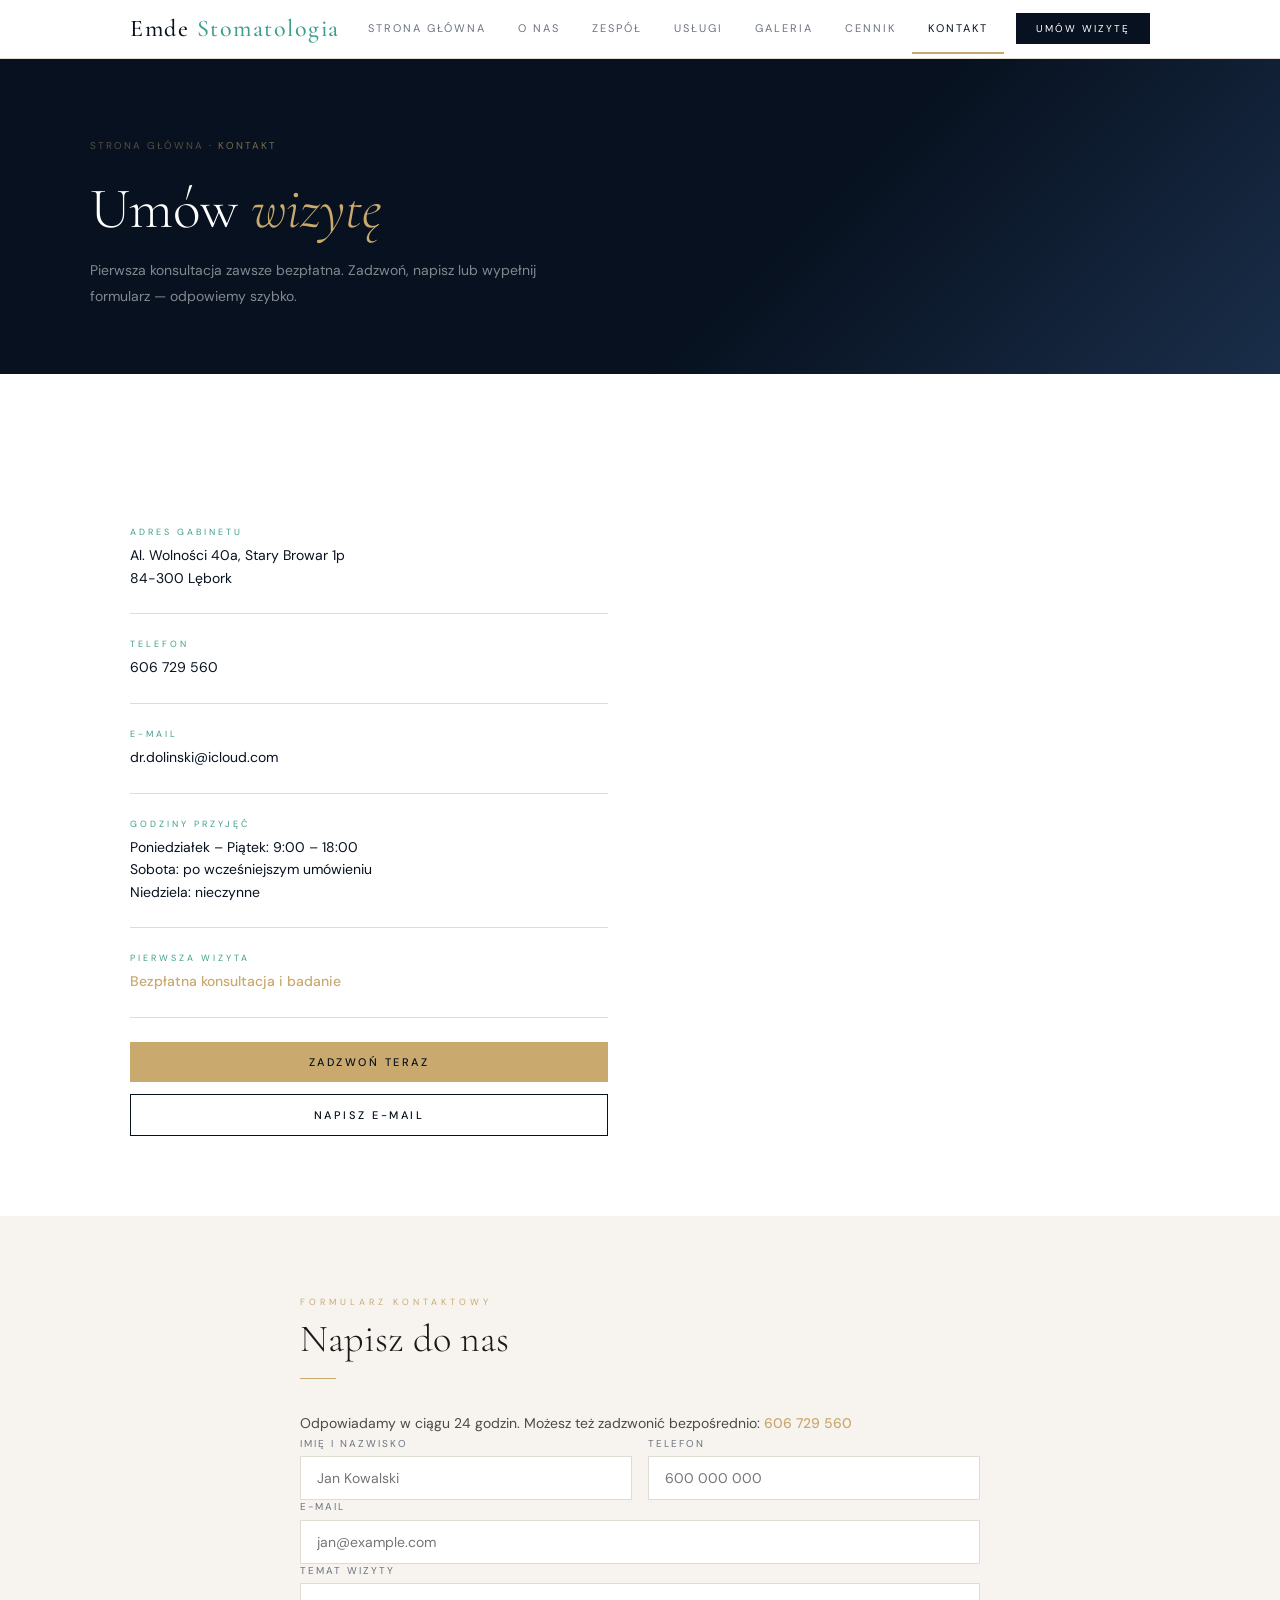
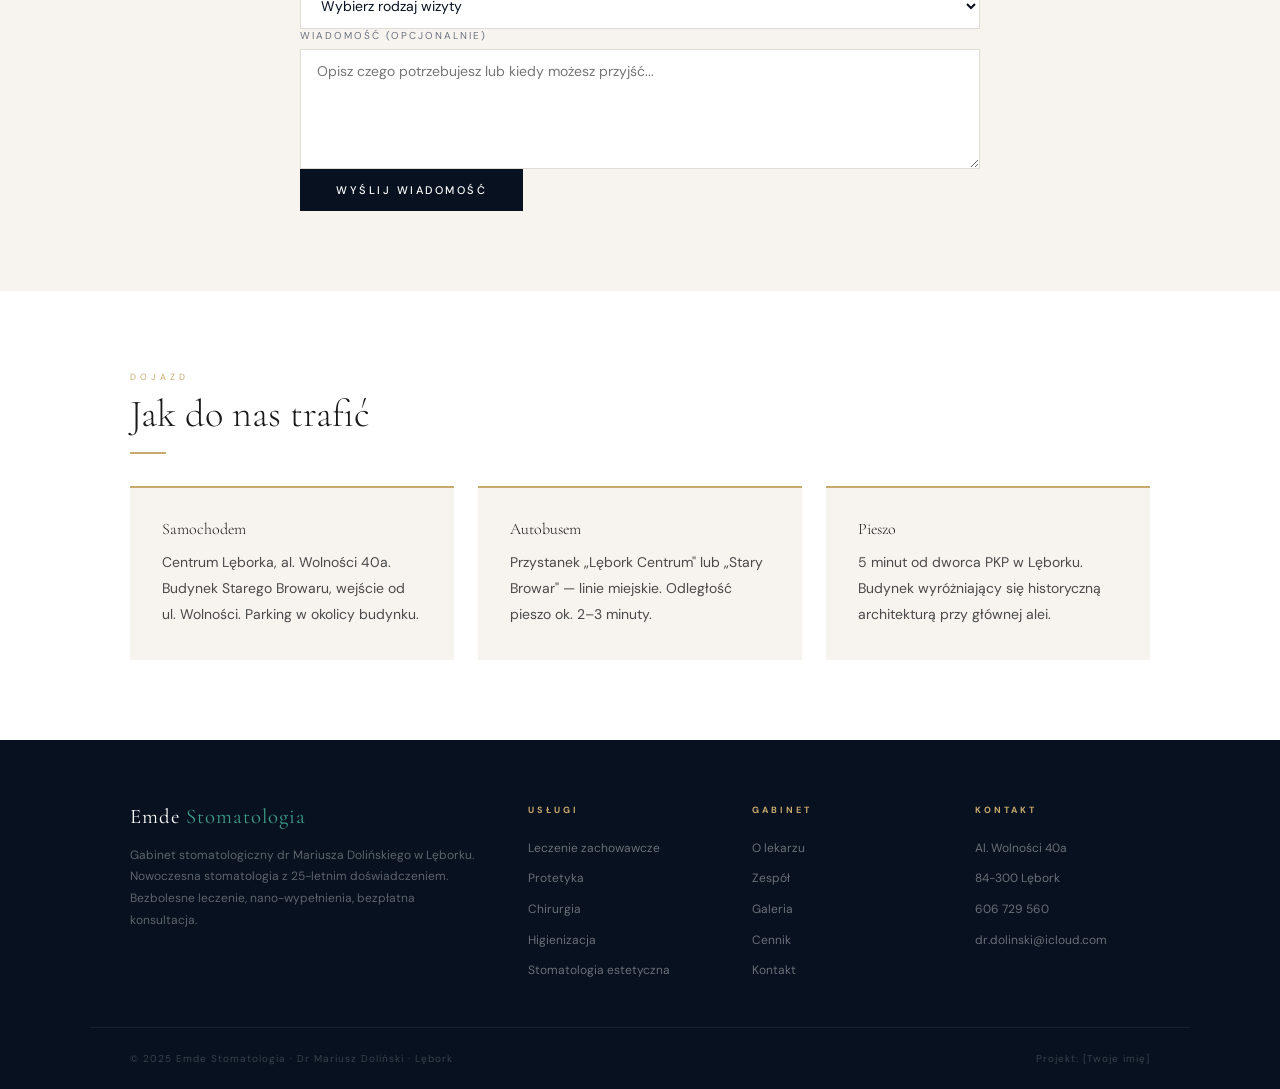
<file: kontakt.html>
<!DOCTYPE html>
<html lang="pl">
<head>
  <meta charset="UTF-8">
  <meta name="viewport" content="width=device-width, initial-scale=1.0">
  <title>Kontakt · Emde Stomatologia · Lębork</title>
  <meta name="description" content="Umów wizytę w gabinecie Emde Stomatologia. Al. Wolności 40a, Lębork. Tel: 606 729 560. Bezpłatna konsultacja.">
  <link rel="stylesheet" href="css/style.css">
</head>
<body>

<div id="nav-placeholder"></div>

<div class="page-hero">
  <div class="page-hero-bg"></div>
  <div class="page-hero-inner">
    <div class="breadcrumb"><a href="index.html">Strona główna</a> · Kontakt</div>
    <h1>Umów <em>wizytę</em></h1>
    <p>Pierwsza konsultacja zawsze bezpłatna. Zadzwoń, napisz lub wypełnij formularz — odpowiemy szybko.</p>
  </div>
</div>

<section class="section">
  <div class="container">
    <div class="contact-grid fade-in">
      <div class="contact-info-block">
        <div class="contact-row">
          <span class="contact-label">Adres gabinetu</span>
          <div class="contact-value">Al. Wolności 40a, Stary Browar 1p<br>84-300 Lębork</div>
        </div>
        <div class="contact-row">
          <span class="contact-label">Telefon</span>
          <div class="contact-value"><a href="tel:606729560">606 729 560</a></div>
        </div>
        <div class="contact-row">
          <span class="contact-label">E-mail</span>
          <div class="contact-value"><a href="mailto:dr.dolinski@icloud.com">dr.dolinski@icloud.com</a></div>
        </div>
        <div class="contact-row">
          <span class="contact-label">Godziny przyjęć</span>
          <div class="contact-value">
            Poniedziałek – Piątek: 9:00 – 18:00<br>
            Sobota: po wcześniejszym umówieniu<br>
            Niedziela: nieczynne
          </div>
        </div>
        <div class="contact-row">
          <span class="contact-label">Pierwsza wizyta</span>
          <div class="contact-value" style="color:var(--gold); font-weight:500;">Bezpłatna konsultacja i badanie</div>
        </div>
        <div style="margin-top:1.5rem; display:flex; flex-direction:column; gap:0.75rem;">
          <a href="tel:606729560" class="btn btn-gold" style="text-align:center;">Zadzwoń teraz</a>
          <a href="mailto:dr.dolinski@icloud.com" class="btn btn-outline-dark" style="text-align:center;">Napisz e-mail</a>
        </div>
      </div>
      <div class="contact-map-box">
        <!-- Można wkleić embed z Google Maps -->
        <iframe
          src="https://www.google.com/maps/embed?pb=!1m18!1m12!1m3!1d2311.1!2d17.7454368!3d54.5402392!2m3!1f0!2f0!3f0!3m2!1i1024!2i768!4f13.1!3m3!1m2!1s0x46fddd01a27aed7d%3A0x2b4e22590948393a!2sMariusz%20Doli%C5%84ski%2C%20lekarz%20dentysta%2C%20Emde%20stomatologia%20IPS%20L%C4%99bork!5e0!3m2!1spl!2spl!4v1234567890"
          style="width:100%; height:100%; min-height:320px; border:none;"
          allowfullscreen=""
          loading="lazy"
          referrerpolicy="no-referrer-when-downgrade">
        </iframe>
      </div>
    </div>
  </div>
</section>

<!-- FORMULARZ -->
<section class="section bg-cream">
  <div class="container">
    <div class="fade-in" style="max-width:680px; margin:0 auto;">
      <span class="sec-label">Formularz kontaktowy</span>
      <h2>Napisz do nas</h2>
      <div class="gold-line"></div>
      <p>Odpowiadamy w ciągu 24 godzin. Możesz też zadzwonić bezpośrednio: <a href="tel:606729560" style="color:var(--gold); font-weight:500;">606 729 560</a></p>

      <form class="contact-form" onsubmit="handleSubmit(event)">
        <div class="form-row">
          <div class="form-group">
            <label class="form-label">Imię i nazwisko</label>
            <input type="text" class="form-input" placeholder="Jan Kowalski" required>
          </div>
          <div class="form-group">
            <label class="form-label">Telefon</label>
            <input type="tel" class="form-input" placeholder="600 000 000">
          </div>
        </div>
        <div class="form-group">
          <label class="form-label">E-mail</label>
          <input type="email" class="form-input" placeholder="jan@example.com" required>
        </div>
        <div class="form-group">
          <label class="form-label">Temat wizyty</label>
          <select class="form-input">
            <option value="">Wybierz rodzaj wizyty</option>
            <option>Bezpłatna konsultacja (pierwsza wizyta)</option>
            <option>Leczenie zachowawcze / plomba</option>
            <option>Protetyka (korona, most, proteza)</option>
            <option>Chirurgia (ekstrakcja, ósemka)</option>
            <option>Higienizacja (skaling, piaskowanie)</option>
            <option>Stomatologia estetyczna</option>
            <option>Inne</option>
          </select>
        </div>
        <div class="form-group">
          <label class="form-label">Wiadomość (opcjonalnie)</label>
          <textarea class="form-input form-textarea" placeholder="Opisz czego potrzebujesz lub kiedy możesz przyjść..."></textarea>
        </div>
        <button type="submit" class="form-submit">Wyślij wiadomość</button>
      </form>
    </div>
  </div>
</section>

<!-- DOJAZD -->
<section class="section">
  <div class="container">
    <div class="fade-in">
      <span class="sec-label">Dojazd</span>
      <h2>Jak do nas trafić</h2>
      <div class="gold-line"></div>
    </div>
    <div style="display:grid; grid-template-columns:repeat(3,1fr); gap:1.5rem; margin-top:2rem;" class="fade-in">
      <div style="background:var(--cream); padding:2rem; border-top:2px solid var(--gold);">
        <h3 style="font-size:1rem; margin-bottom:0.75rem;">Samochodem</h3>
        <p>Centrum Lęborka, al. Wolności 40a. Budynek Starego Browaru, wejście od ul. Wolności. Parking w okolicy budynku.</p>
      </div>
      <div style="background:var(--cream); padding:2rem; border-top:2px solid var(--gold);">
        <h3 style="font-size:1rem; margin-bottom:0.75rem;">Autobusem</h3>
        <p>Przystanek „Lębork Centrum" lub „Stary Browar" — linie miejskie. Odległość pieszo ok. 2–3 minuty.</p>
      </div>
      <div style="background:var(--cream); padding:2rem; border-top:2px solid var(--gold);">
        <h3 style="font-size:1rem; margin-bottom:0.75rem;">Pieszo</h3>
        <p>5 minut od dworca PKP w Lęborku. Budynek wyróżniający się historyczną architekturą przy głównej alei.</p>
      </div>
    </div>
  </div>
</section>

<div id="footer-placeholder"></div>
<script src="js/components.js"></script>
<script src="js/main.js"></script>
<script>
function handleSubmit(e) {
  e.preventDefault();
  const btn = e.target.querySelector('.form-submit');
  btn.textContent = 'Wysłano! Odezwiemy się wkrótce.';
  btn.style.background = 'var(--gold)';
  btn.style.color = 'var(--navy)';
  btn.disabled = true;
}
</script>
</body>
</html>
</file>
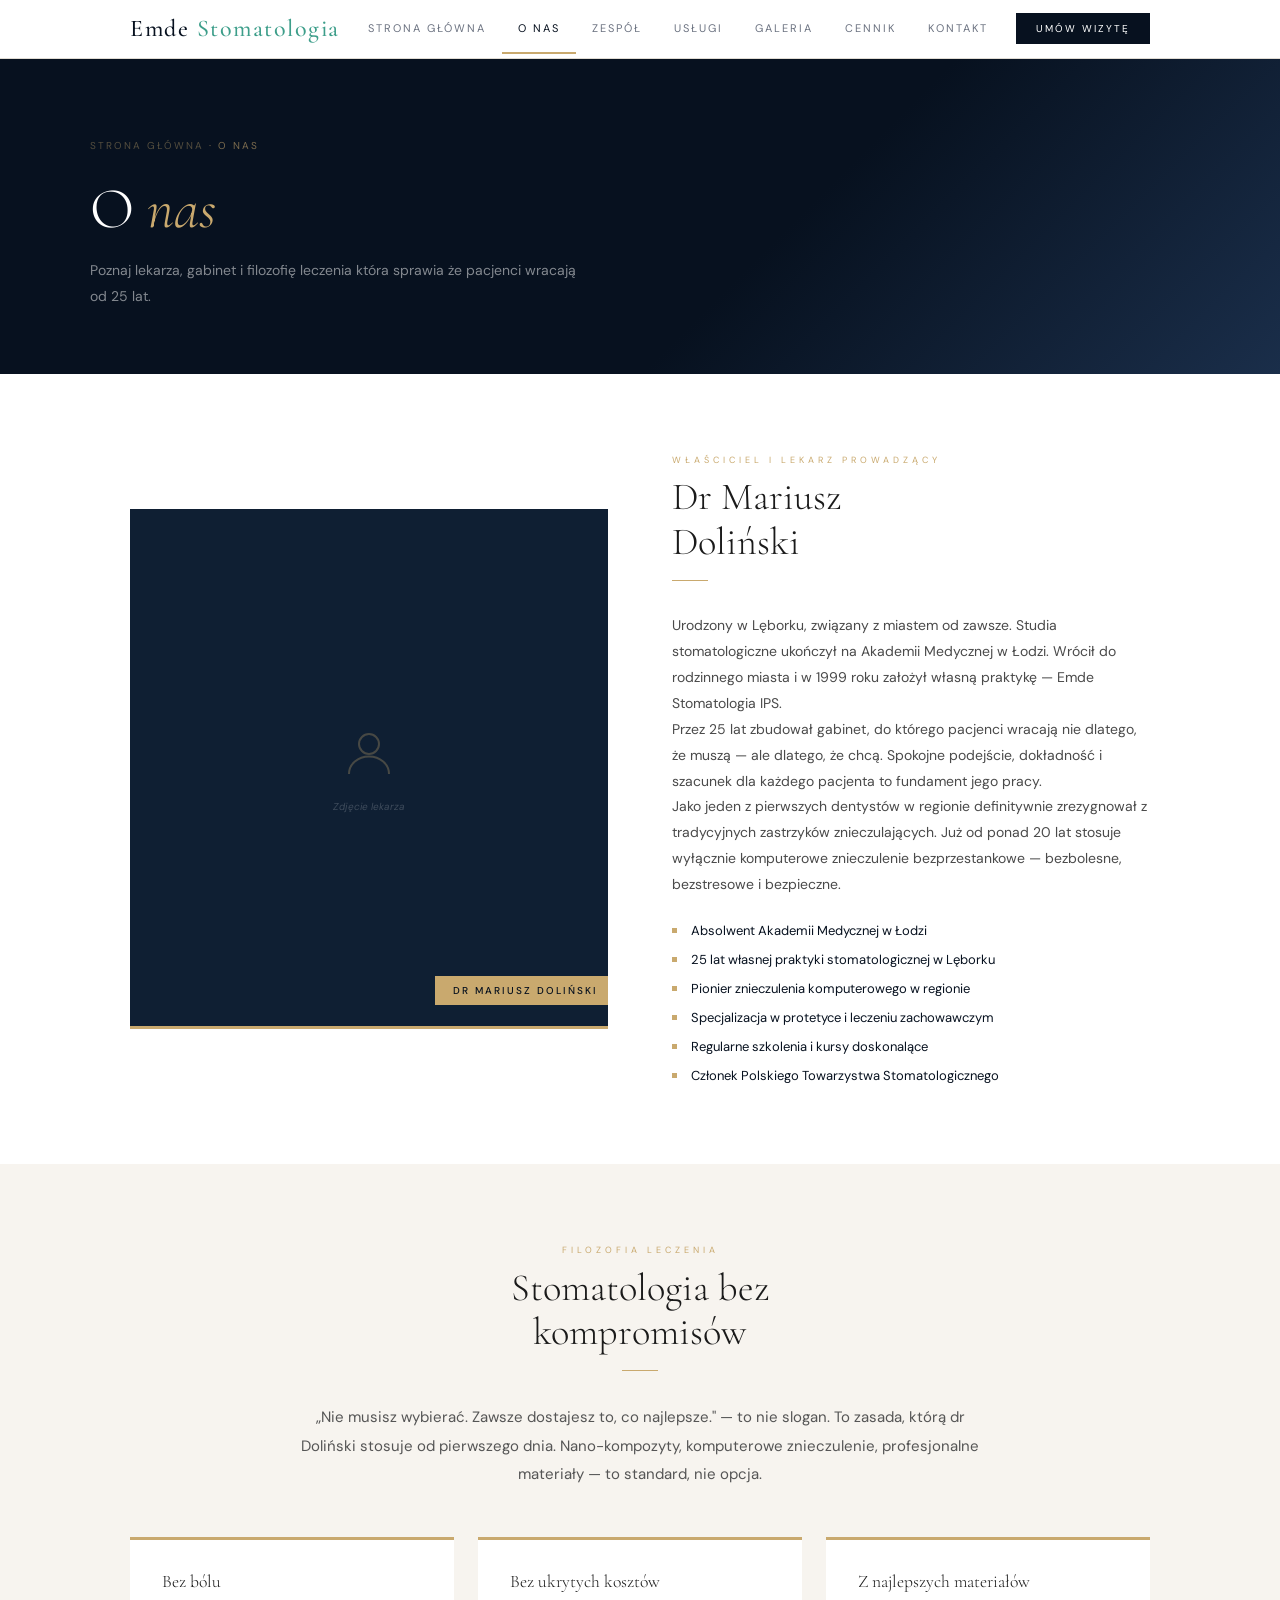
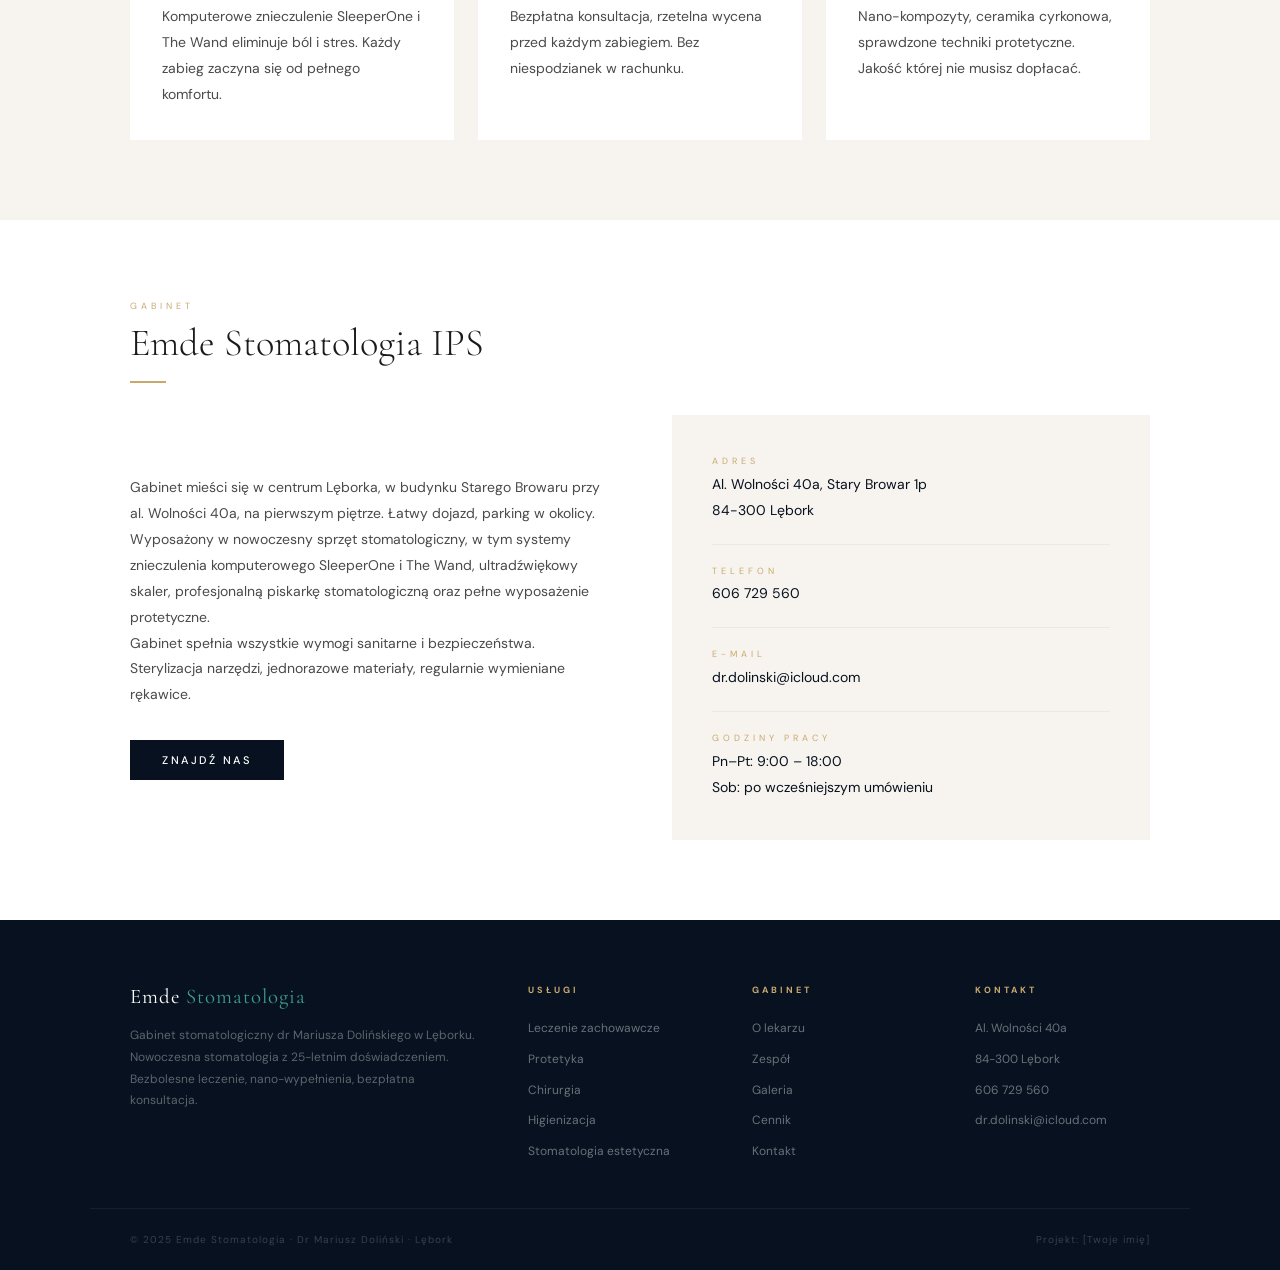
<file: o-nas.html>
<!DOCTYPE html>
<html lang="pl">
<head>
  <meta charset="UTF-8">
  <meta name="viewport" content="width=device-width, initial-scale=1.0">
  <title>O nas · Emde Stomatologia · Lębork</title>
  <meta name="description" content="Dr Mariusz Doliński — 25 lat doświadczenia w stomatologii. Pionier znieczulenia komputerowego w regionie. Poznaj historię gabinetu Emde Stomatologia.">
  <link rel="stylesheet" href="css/style.css">
</head>
<body>

<div id="nav-placeholder"></div>

<div class="page-hero">
  <div class="page-hero-bg"></div>
  <div class="page-hero-inner">
    <div class="breadcrumb"><a href="index.html">Strona główna</a> · O nas</div>
    <h1>O <em>nas</em></h1>
    <p>Poznaj lekarza, gabinet i filozofię leczenia która sprawia że pacjenci wracają od 25 lat.</p>
  </div>
</div>

<!-- DR DOLINSKI -->
<section class="section">
  <div class="container">
    <div class="about-grid fade-in">
      <div class="about-img-box" style="min-height:520px;">
        <div class="about-img-placeholder">
          <svg viewBox="0 0 24 24"><circle cx="12" cy="8" r="4"/><path d="M4 20c0-4 3.6-7 8-7s8 3 8 7"/></svg>
          <span>Zdjęcie lekarza</span>
        </div>
        <div class="about-tag">Dr Mariusz Doliński</div>
      </div>
      <div class="about-body">
        <span class="sec-label">Właściciel i lekarz prowadzący</span>
        <h2>Dr Mariusz<br>Doliński</h2>
        <div class="gold-line"></div>
        <p>Urodzony w Lęborku, związany z miastem od zawsze. Studia stomatologiczne ukończył na Akademii Medycznej w Łodzi. Wrócił do rodzinnego miasta i w 1999 roku założył własną praktykę — Emde Stomatologia IPS.</p>
        <p>Przez 25 lat zbudował gabinet, do którego pacjenci wracają nie dlatego, że muszą — ale dlatego, że chcą. Spokojne podejście, dokładność i szacunek dla każdego pacjenta to fundament jego pracy.</p>
        <p>Jako jeden z pierwszych dentystów w regionie definitywnie zrezygnował z tradycyjnych zastrzyków znieczulających. Już od ponad 20 lat stosuje wyłącznie komputerowe znieczulenie bezprzestankowe — bezbolesne, bezstresowe i bezpieczne.</p>
        <ul class="about-list">
          <li>Absolwent Akademii Medycznej w Łodzi</li>
          <li>25 lat własnej praktyki stomatologicznej w Lęborku</li>
          <li>Pionier znieczulenia komputerowego w regionie</li>
          <li>Specjalizacja w protetyce i leczeniu zachowawczym</li>
          <li>Regularne szkolenia i kursy doskonalące</li>
          <li>Członek Polskiego Towarzystwa Stomatologicznego</li>
        </ul>
      </div>
    </div>
  </div>
</section>

<!-- FILOZOFIA -->
<section class="section bg-cream">
  <div class="container">
    <div class="text-center fade-in" style="max-width:700px; margin:0 auto;">
      <span class="sec-label">Filozofia leczenia</span>
      <h2>Stomatologia bez<br>kompromisów</h2>
      <div class="gold-line" style="margin:1rem auto 2rem;"></div>
      <p style="font-size:15px; line-height:1.9; color:#555;">„Nie musisz wybierać. Zawsze dostajesz to, co najlepsze." — to nie slogan. To zasada, którą dr Doliński stosuje od pierwszego dnia. Nano-kompozyty, komputerowe znieczulenie, profesjonalne materiały — to standard, nie opcja.</p>
    </div>
    <div style="display:grid; grid-template-columns:repeat(3,1fr); gap:1.5rem; margin-top:3rem;" class="fade-in">
      <div style="background:var(--white); padding:2rem; border-top:3px solid var(--gold);">
        <h3 style="font-size:1.1rem; margin-bottom:0.75rem;">Bez bólu</h3>
        <p>Komputerowe znieczulenie SleeperOne i The Wand eliminuje ból i stres. Każdy zabieg zaczyna się od pełnego komfortu.</p>
      </div>
      <div style="background:var(--white); padding:2rem; border-top:3px solid var(--gold);">
        <h3 style="font-size:1.1rem; margin-bottom:0.75rem;">Bez ukrytych kosztów</h3>
        <p>Bezpłatna konsultacja, rzetelna wycena przed każdym zabiegiem. Bez niespodzianek w rachunku.</p>
      </div>
      <div style="background:var(--white); padding:2rem; border-top:3px solid var(--gold);">
        <h3 style="font-size:1.1rem; margin-bottom:0.75rem;">Z najlepszych materiałów</h3>
        <p>Nano-kompozyty, ceramika cyrkonowa, sprawdzone techniki protetyczne. Jakość której nie musisz dopłacać.</p>
      </div>
    </div>
  </div>
</section>

<!-- GABINET -->
<section class="section">
  <div class="container">
    <div class="fade-in">
      <span class="sec-label">Gabinet</span>
      <h2>Emde Stomatologia IPS</h2>
      <div class="gold-line"></div>
    </div>
    <div style="display:grid; grid-template-columns:1fr 1fr; gap:4rem; align-items:center;" class="fade-in">
      <div>
        <p>Gabinet mieści się w centrum Lęborka, w budynku Starego Browaru przy al. Wolności 40a, na pierwszym piętrze. Łatwy dojazd, parking w okolicy.</p>
        <p>Wyposażony w nowoczesny sprzęt stomatologiczny, w tym systemy znieczulenia komputerowego SleeperOne i The Wand, ultradźwiękowy skaler, profesjonalną piskarkę stomatologiczną oraz pełne wyposażenie protetyczne.</p>
        <p>Gabinet spełnia wszystkie wymogi sanitarne i bezpieczeństwa. Sterylizacja narzędzi, jednorazowe materiały, regularnie wymieniane rękawice.</p>
        <div class="mt-2">
          <a href="kontakt.html" class="btn btn-navy">Znajdź nas</a>
        </div>
      </div>
      <div style="background:var(--cream); padding:2.5rem; display:flex; flex-direction:column; gap:1.25rem;">
        <div style="border-bottom:0.5px solid var(--cream2); padding-bottom:1.25rem;">
          <span class="sec-label" style="margin-bottom:0.3rem;">Adres</span>
          <p style="color:var(--navy); font-size:14px;">Al. Wolności 40a, Stary Browar 1p<br>84-300 Lębork</p>
        </div>
        <div style="border-bottom:0.5px solid var(--cream2); padding-bottom:1.25rem;">
          <span class="sec-label" style="margin-bottom:0.3rem;">Telefon</span>
          <p style="color:var(--navy); font-size:14px;"><a href="tel:606729560" style="color:var(--navy);">606 729 560</a></p>
        </div>
        <div style="border-bottom:0.5px solid var(--cream2); padding-bottom:1.25rem;">
          <span class="sec-label" style="margin-bottom:0.3rem;">E-mail</span>
          <p style="color:var(--navy); font-size:14px;"><a href="mailto:dr.dolinski@icloud.com" style="color:var(--navy);">dr.dolinski@icloud.com</a></p>
        </div>
        <div>
          <span class="sec-label" style="margin-bottom:0.3rem;">Godziny pracy</span>
          <p style="color:var(--navy); font-size:14px;">Pn–Pt: 9:00 – 18:00<br>Sob: po wcześniejszym umówieniu</p>
        </div>
      </div>
    </div>
  </div>
</section>

<div id="footer-placeholder"></div>
<script src="js/components.js"></script>
<script src="js/main.js"></script>
</body>
</html>
</file>
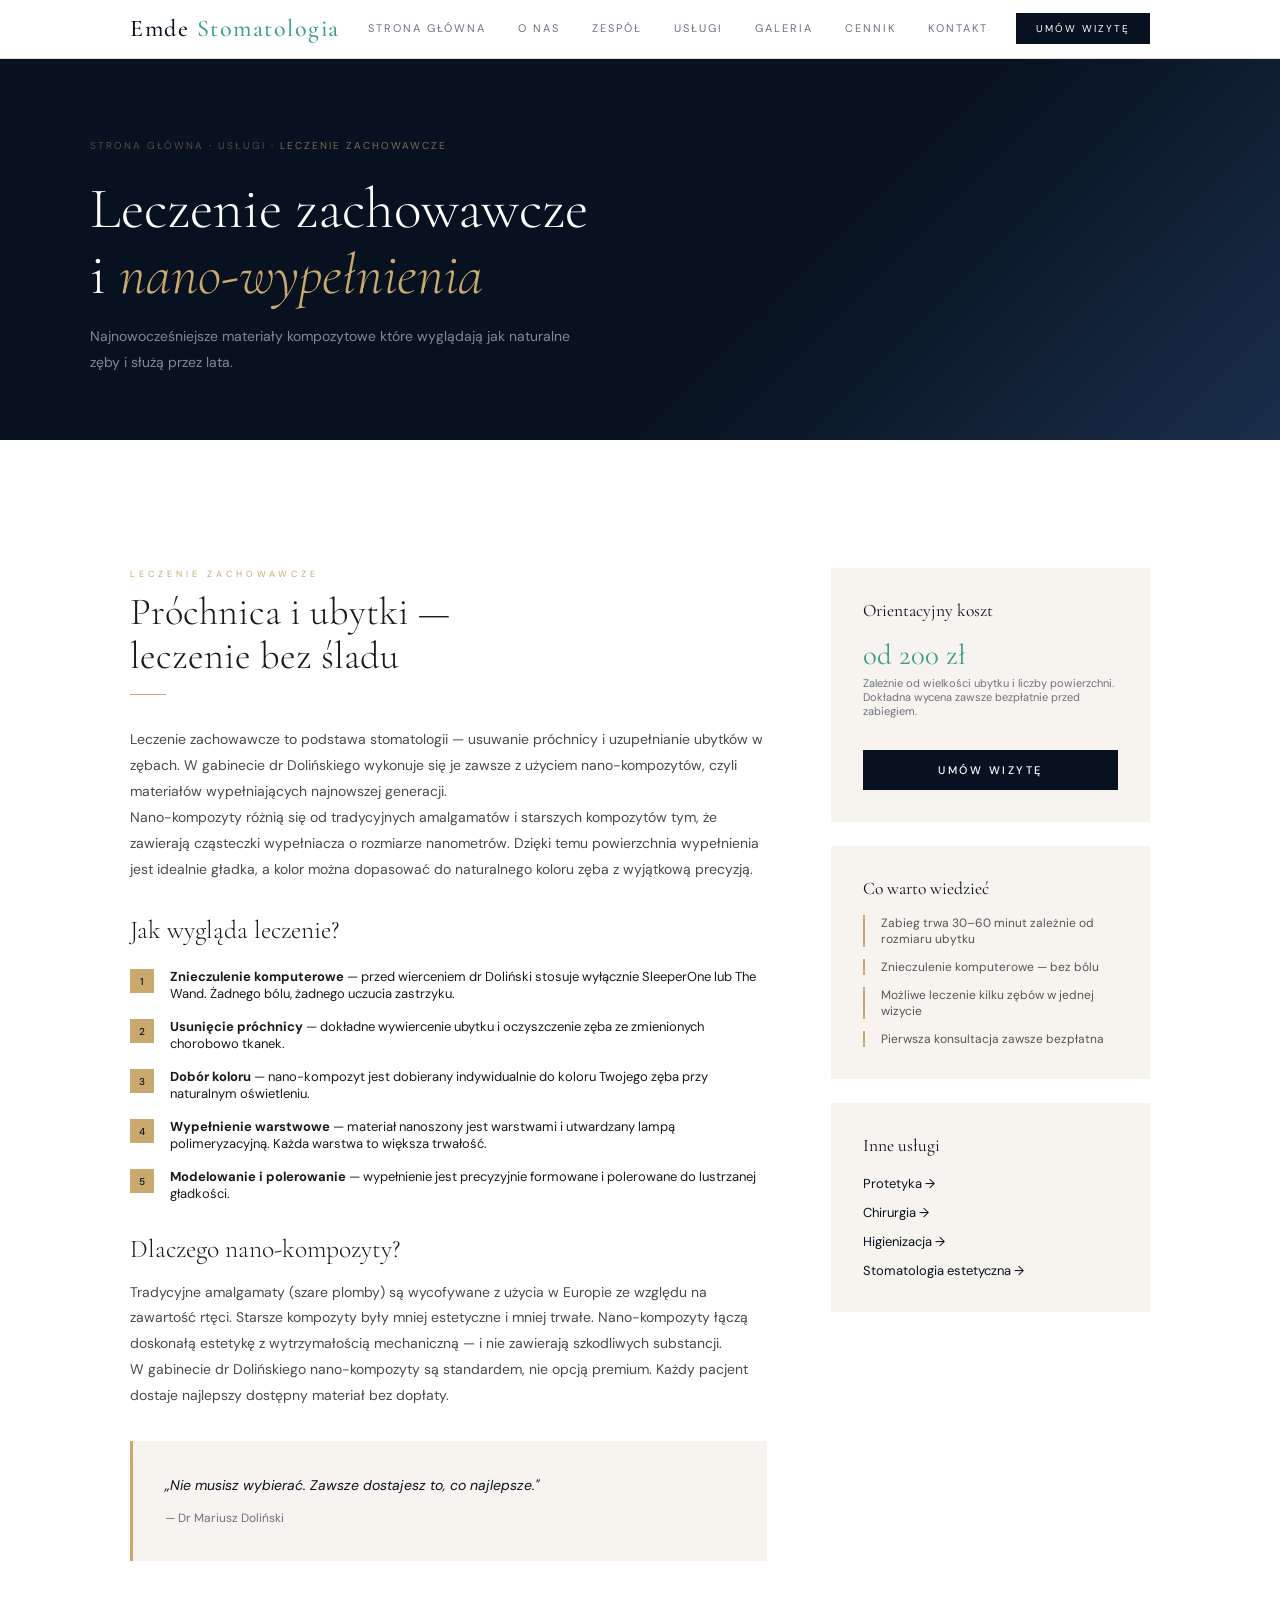
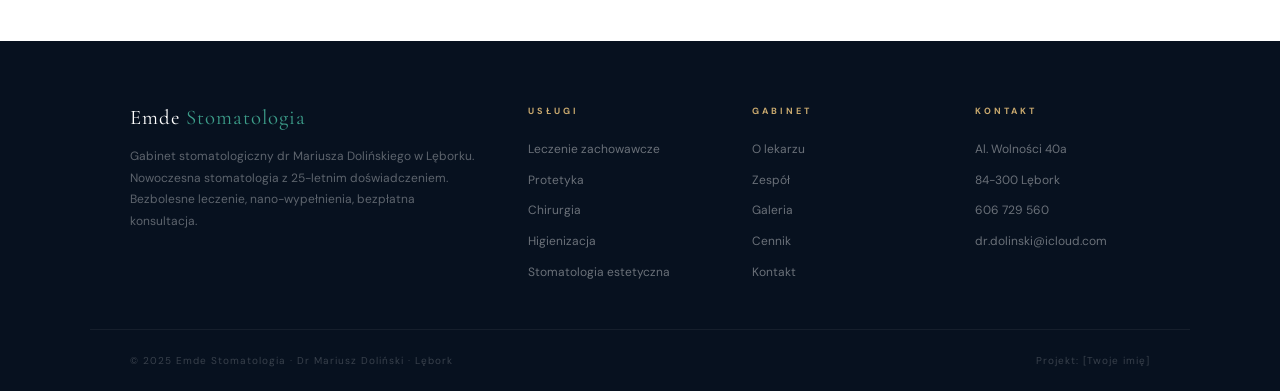
<file: usluga-zachowawcza.html>
<!DOCTYPE html>
<html lang="pl">
<head>
  <meta charset="UTF-8">
  <meta name="viewport" content="width=device-width, initial-scale=1.0">
  <title>Leczenie zachowawcze i nano-wypełnienia · Emde Stomatologia</title>
  <meta name="description" content="Leczenie próchnicy i nano-wypełnienia kompozytowe w Lęborku. Dr Mariusz Doliński stosuje materiały nowej generacji — niewidoczne i trwałe przez lata.">
  <link rel="stylesheet" href="css/style.css">
</head>
<body>

<div id="nav-placeholder"></div>

<div class="page-hero">
  <div class="page-hero-bg"></div>
  <div class="page-hero-inner">
    <div class="breadcrumb"><a href="index.html">Strona główna</a> · <a href="uslugi.html">Usługi</a> · Leczenie zachowawcze</div>
    <h1>Leczenie zachowawcze<br>i <em>nano-wypełnienia</em></h1>
    <p>Najnowocześniejsze materiały kompozytowe które wyglądają jak naturalne zęby i służą przez lata.</p>
  </div>
</div>

<section class="section">
  <div class="container">
    <div class="service-detail-grid fade-in">
      <div class="service-detail-content">
        <span class="sec-label">Leczenie zachowawcze</span>
        <h2>Próchnica i ubytki —<br>leczenie bez śladu</h2>
        <div class="gold-line"></div>
        <p>Leczenie zachowawcze to podstawa stomatologii — usuwanie próchnicy i uzupełnianie ubytków w zębach. W gabinecie dr Dolińskiego wykonuje się je zawsze z użyciem nano-kompozytów, czyli materiałów wypełniających najnowszej generacji.</p>
        <p>Nano-kompozyty różnią się od tradycyjnych amalgamatów i starszych kompozytów tym, że zawierają cząsteczki wypełniacza o rozmiarze nanometrów. Dzięki temu powierzchnia wypełnienia jest idealnie gładka, a kolor można dopasować do naturalnego koloru zęba z wyjątkową precyzją.</p>

        <h3 style="margin:2rem 0 1rem;">Jak wygląda leczenie?</h3>
        <ul class="procedure-steps">
          <li><div class="step-num">1</div><div><strong>Znieczulenie komputerowe</strong> — przed wierceniem dr Doliński stosuje wyłącznie SleeperOne lub The Wand. Żadnego bólu, żadnego uczucia zastrzyku.</div></li>
          <li><div class="step-num">2</div><div><strong>Usunięcie próchnicy</strong> — dokładne wywiercenie ubytku i oczyszczenie zęba ze zmienionych chorobowo tkanek.</div></li>
          <li><div class="step-num">3</div><div><strong>Dobór koloru</strong> — nano-kompozyt jest dobierany indywidualnie do koloru Twojego zęba przy naturalnym oświetleniu.</div></li>
          <li><div class="step-num">4</div><div><strong>Wypełnienie warstwowe</strong> — materiał nanoszony jest warstwami i utwardzany lampą polimeryzacyjną. Każda warstwa to większa trwałość.</div></li>
          <li><div class="step-num">5</div><div><strong>Modelowanie i polerowanie</strong> — wypełnienie jest precyzyjnie formowane i polerowane do lustrzanej gładkości.</div></li>
        </ul>

        <h3 style="margin:2rem 0 1rem;">Dlaczego nano-kompozyty?</h3>
        <p>Tradycyjne amalgamaty (szare plomby) są wycofywane z użycia w Europie ze względu na zawartość rtęci. Starsze kompozyty były mniej estetyczne i mniej trwałe. Nano-kompozyty łączą doskonałą estetykę z wytrzymałością mechaniczną — i nie zawierają szkodliwych substancji.</p>
        <p>W gabinecie dr Dolińskiego nano-kompozyty są standardem, nie opcją premium. Każdy pacjent dostaje najlepszy dostępny materiał bez dopłaty.</p>

        <div style="background:var(--cream); padding:2rem; border-left:3px solid var(--gold); margin-top:2rem;">
          <p style="color:var(--navy); font-style:italic; font-size:14px;">„Nie musisz wybierać. Zawsze dostajesz to, co najlepsze."</p>
          <p style="font-size:12px; color:var(--gray); margin-top:0.5rem;">— Dr Mariusz Doliński</p>
        </div>
      </div>

      <div class="service-detail-sidebar">
        <div class="sidebar-card">
          <h4>Orientacyjny koszt</h4>
          <div class="sidebar-price">od 200 zł</div>
          <div class="sidebar-price-note">Zależnie od wielkości ubytku i liczby powierzchni. Dokładna wycena zawsze bezpłatnie przed zabiegiem.</div>
          <div class="mt-2">
            <a href="kontakt.html" class="btn btn-navy" style="width:100%; text-align:center; display:block;">Umów wizytę</a>
          </div>
        </div>

        <div class="sidebar-card">
          <h4>Co warto wiedzieć</h4>
          <ul style="list-style:none; display:flex; flex-direction:column; gap:0.75rem; margin-top:0.5rem;">
            <li style="font-size:12px; color:#555; padding-left:1rem; border-left:2px solid var(--gold);">Zabieg trwa 30–60 minut zależnie od rozmiaru ubytku</li>
            <li style="font-size:12px; color:#555; padding-left:1rem; border-left:2px solid var(--gold);">Znieczulenie komputerowe — bez bólu</li>
            <li style="font-size:12px; color:#555; padding-left:1rem; border-left:2px solid var(--gold);">Możliwe leczenie kilku zębów w jednej wizycie</li>
            <li style="font-size:12px; color:#555; padding-left:1rem; border-left:2px solid var(--gold);">Pierwsza konsultacja zawsze bezpłatna</li>
          </ul>
        </div>

        <div class="sidebar-card">
          <h4>Inne usługi</h4>
          <ul style="list-style:none; display:flex; flex-direction:column; gap:0.5rem; margin-top:0.5rem;">
            <li><a href="usluga-protetyka.html" style="font-size:13px; color:var(--navy); transition:color 0.2s;">Protetyka →</a></li>
            <li><a href="usluga-chirurgia.html" style="font-size:13px; color:var(--navy);">Chirurgia →</a></li>
            <li><a href="usluga-higienizacja.html" style="font-size:13px; color:var(--navy);">Higienizacja →</a></li>
            <li><a href="usluga-estetyczna.html" style="font-size:13px; color:var(--navy);">Stomatologia estetyczna →</a></li>
          </ul>
        </div>
      </div>
    </div>
  </div>
</section>

<div id="footer-placeholder"></div>
<script src="js/components.js"></script>
<script src="js/main.js"></script>
</body>
</html>
</file>
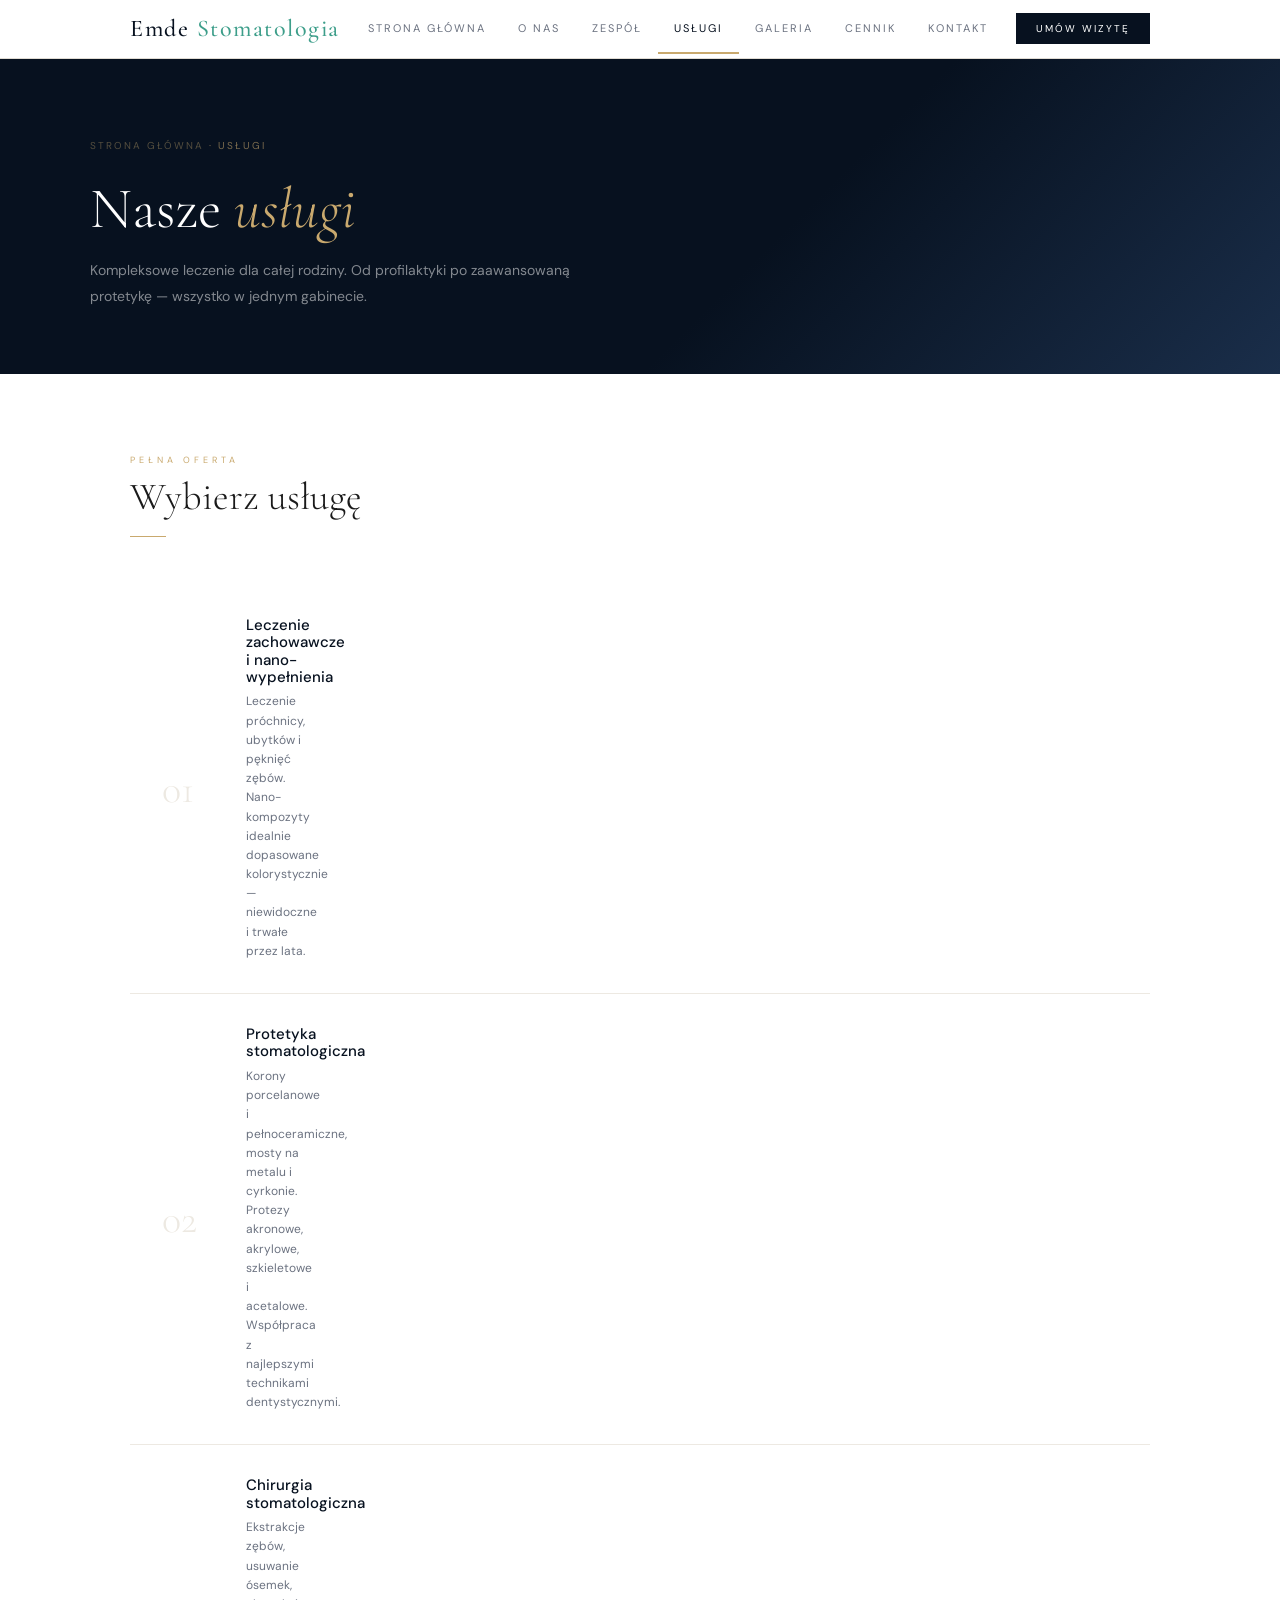
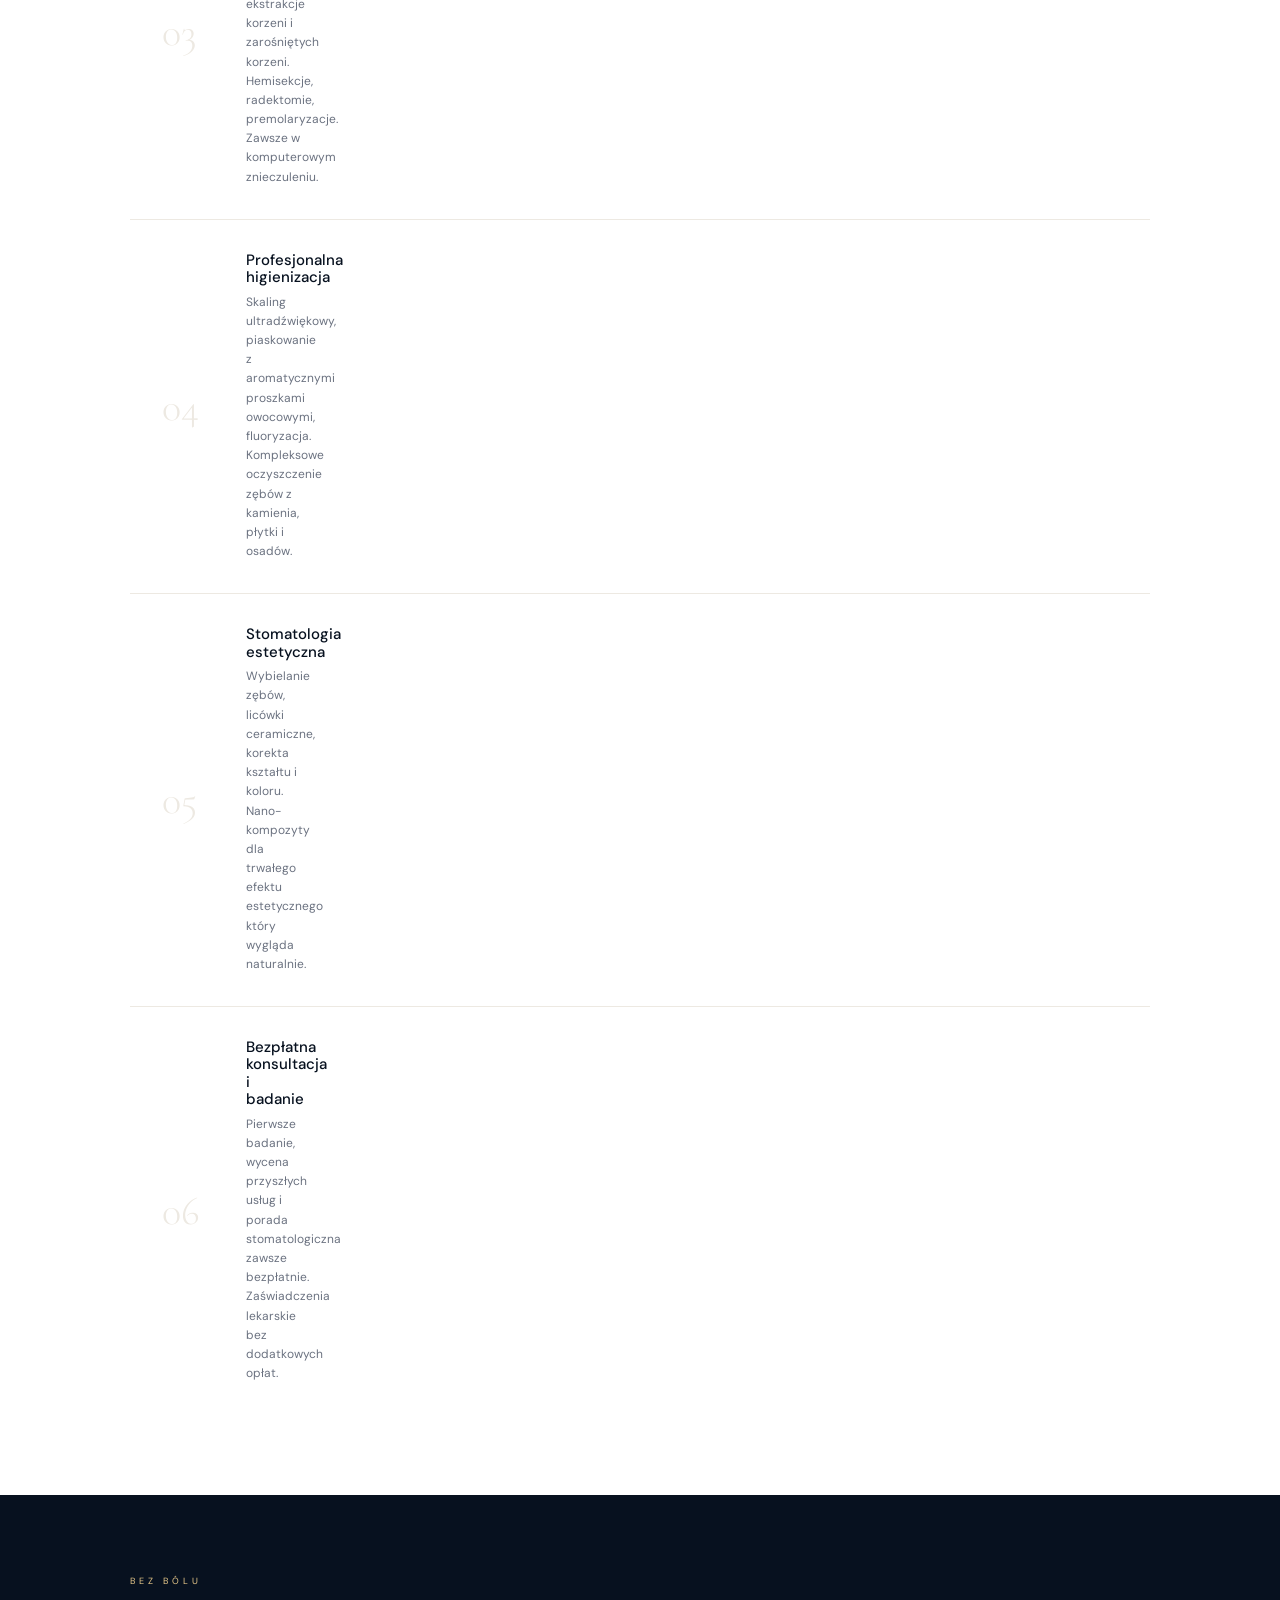
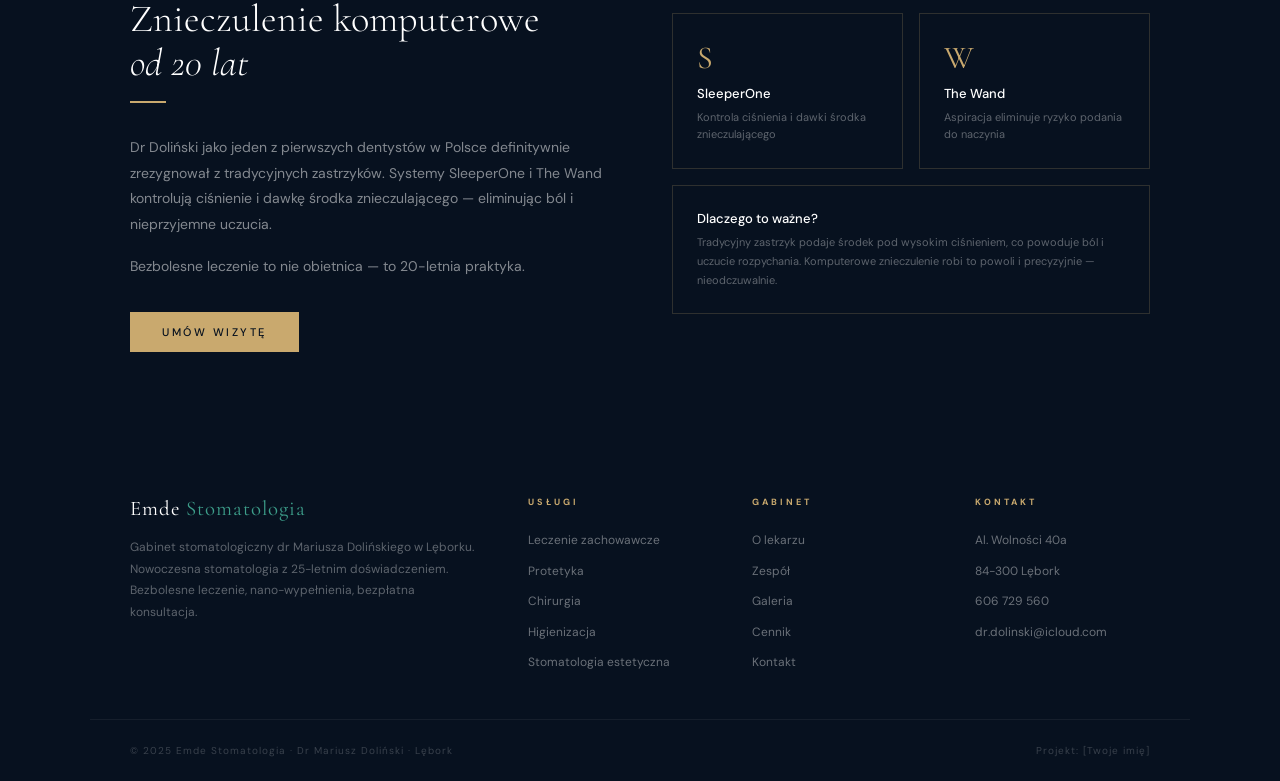
<file: uslugi.html>
<!DOCTYPE html>
<html lang="pl">
<head>
  <meta charset="UTF-8">
  <meta name="viewport" content="width=device-width, initial-scale=1.0">
  <title>Usługi · Emde Stomatologia · Lębork</title>
  <meta name="description" content="Pełna oferta usług stomatologicznych — leczenie zachowawcze, protetyka, chirurgia, higienizacja, estetyczna. Emde Stomatologia, dr Doliński, Lębork.">
  <link rel="stylesheet" href="css/style.css">
</head>
<body>

<div id="nav-placeholder"></div>

<div class="page-hero">
  <div class="page-hero-bg"></div>
  <div class="page-hero-inner">
    <div class="breadcrumb"><a href="index.html">Strona główna</a> · Usługi</div>
    <h1>Nasze <em>usługi</em></h1>
    <p>Kompleksowe leczenie dla całej rodziny. Od profilaktyki po zaawansowaną protetykę — wszystko w jednym gabinecie.</p>
  </div>
</div>

<section class="section">
  <div class="container">
    <div class="fade-in">
      <span class="sec-label">Pełna oferta</span>
      <h2>Wybierz usługę</h2>
      <div class="gold-line"></div>
    </div>
    <div class="services-list fade-in">
      <a href="usluga-zachowawcza.html" class="svc-row">
        <div class="svc-row-num">01</div>
        <div class="svc-row-body">
          <h3>Leczenie zachowawcze i nano-wypełnienia</h3>
          <p>Leczenie próchnicy, ubytków i pęknięć zębów. Nano-kompozyty idealnie dopasowane kolorystycznie — niewidoczne i trwałe przez lata.</p>
        </div>
        <div class="svc-row-arrow">→</div>
      </a>
      <a href="usluga-protetyka.html" class="svc-row">
        <div class="svc-row-num">02</div>
        <div class="svc-row-body">
          <h3>Protetyka stomatologiczna</h3>
          <p>Korony porcelanowe i pełnoceramiczne, mosty na metalu i cyrkonie. Protezy akronowe, akrylowe, szkieletowe i acetalowe. Współpraca z najlepszymi technikami dentystycznymi.</p>
        </div>
        <div class="svc-row-arrow">→</div>
      </a>
      <a href="usluga-chirurgia.html" class="svc-row">
        <div class="svc-row-num">03</div>
        <div class="svc-row-body">
          <h3>Chirurgia stomatologiczna</h3>
          <p>Ekstrakcje zębów, usuwanie ósemek, ekstrakcje korzeni i zarośniętych korzeni. Hemisekcje, radektomie, premolaryzacje. Zawsze w komputerowym znieczuleniu.</p>
        </div>
        <div class="svc-row-arrow">→</div>
      </a>
      <a href="usluga-higienizacja.html" class="svc-row">
        <div class="svc-row-num">04</div>
        <div class="svc-row-body">
          <h3>Profesjonalna higienizacja</h3>
          <p>Skaling ultradźwiękowy, piaskowanie z aromatycznymi proszkami owocowymi, fluoryzacja. Kompleksowe oczyszczenie zębów z kamienia, płytki i osadów.</p>
        </div>
        <div class="svc-row-arrow">→</div>
      </a>
      <a href="usluga-estetyczna.html" class="svc-row">
        <div class="svc-row-num">05</div>
        <div class="svc-row-body">
          <h3>Stomatologia estetyczna</h3>
          <p>Wybielanie zębów, licówki ceramiczne, korekta kształtu i koloru. Nano-kompozyty dla trwałego efektu estetycznego który wygląda naturalnie.</p>
        </div>
        <div class="svc-row-arrow">→</div>
      </a>
      <a href="kontakt.html" class="svc-row">
        <div class="svc-row-num">06</div>
        <div class="svc-row-body">
          <h3>Bezpłatna konsultacja i badanie</h3>
          <p>Pierwsze badanie, wycena przyszłych usług i porada stomatologiczna zawsze bezpłatnie. Zaświadczenia lekarskie bez dodatkowych opłat.</p>
        </div>
        <div class="svc-row-arrow">→</div>
      </a>
    </div>
  </div>
</section>

<!-- ZNIECZULENIE BANER -->
<section style="background:var(--navy); padding:5rem 0;">
  <div class="container">
    <div style="display:grid; grid-template-columns:1fr 1fr; gap:4rem; align-items:center;" class="fade-in">
      <div>
        <span class="sec-label" style="color:var(--gold2);">Bez bólu</span>
        <h2 style="color:var(--white);">Znieczulenie komputerowe<br><em>od 20 lat</em></h2>
        <div class="gold-line"></div>
        <p style="color:rgba(255,255,255,0.5);">Dr Doliński jako jeden z pierwszych dentystów w Polsce definitywnie zrezygnował z tradycyjnych zastrzyków. Systemy SleeperOne i The Wand kontrolują ciśnienie i dawkę środka znieczulającego — eliminując ból i nieprzyjemne uczucia.</p>
        <p style="color:rgba(255,255,255,0.5); margin-top:1rem;">Bezbolesne leczenie to nie obietnica — to 20-letnia praktyka.</p>
        <div class="mt-2">
          <a href="kontakt.html" class="btn btn-gold">Umów wizytę</a>
        </div>
      </div>
      <div style="display:grid; grid-template-columns:1fr 1fr; gap:1rem;">
        <div style="border:0.5px solid rgba(201,169,110,0.2); padding:1.5rem;">
          <div style="font-family:var(--serif); font-size:2rem; color:var(--gold); margin-bottom:0.5rem;">S</div>
          <div style="font-size:13px; font-weight:500; color:var(--white); margin-bottom:0.4rem;">SleeperOne</div>
          <div style="font-size:11px; color:rgba(255,255,255,0.35); line-height:1.6;">Kontrola ciśnienia i dawki środka znieczulającego</div>
        </div>
        <div style="border:0.5px solid rgba(201,169,110,0.2); padding:1.5rem;">
          <div style="font-family:var(--serif); font-size:2rem; color:var(--gold); margin-bottom:0.5rem;">W</div>
          <div style="font-size:13px; font-weight:500; color:var(--white); margin-bottom:0.4rem;">The Wand</div>
          <div style="font-size:11px; color:rgba(255,255,255,0.35); line-height:1.6;">Aspiracja eliminuje ryzyko podania do naczynia</div>
        </div>
        <div style="border:0.5px solid rgba(201,169,110,0.2); padding:1.5rem; grid-column:span 2;">
          <div style="font-size:13px; font-weight:500; color:var(--white); margin-bottom:0.4rem;">Dlaczego to ważne?</div>
          <div style="font-size:11px; color:rgba(255,255,255,0.35); line-height:1.7;">Tradycyjny zastrzyk podaje środek pod wysokim ciśnieniem, co powoduje ból i uczucie rozpychania. Komputerowe znieczulenie robi to powoli i precyzyjnie — nieodczuwalnie.</div>
        </div>
      </div>
    </div>
  </div>
</section>

<div id="footer-placeholder"></div>
<script src="js/components.js"></script>
<script src="js/main.js"></script>
</body>
</html>
</file>
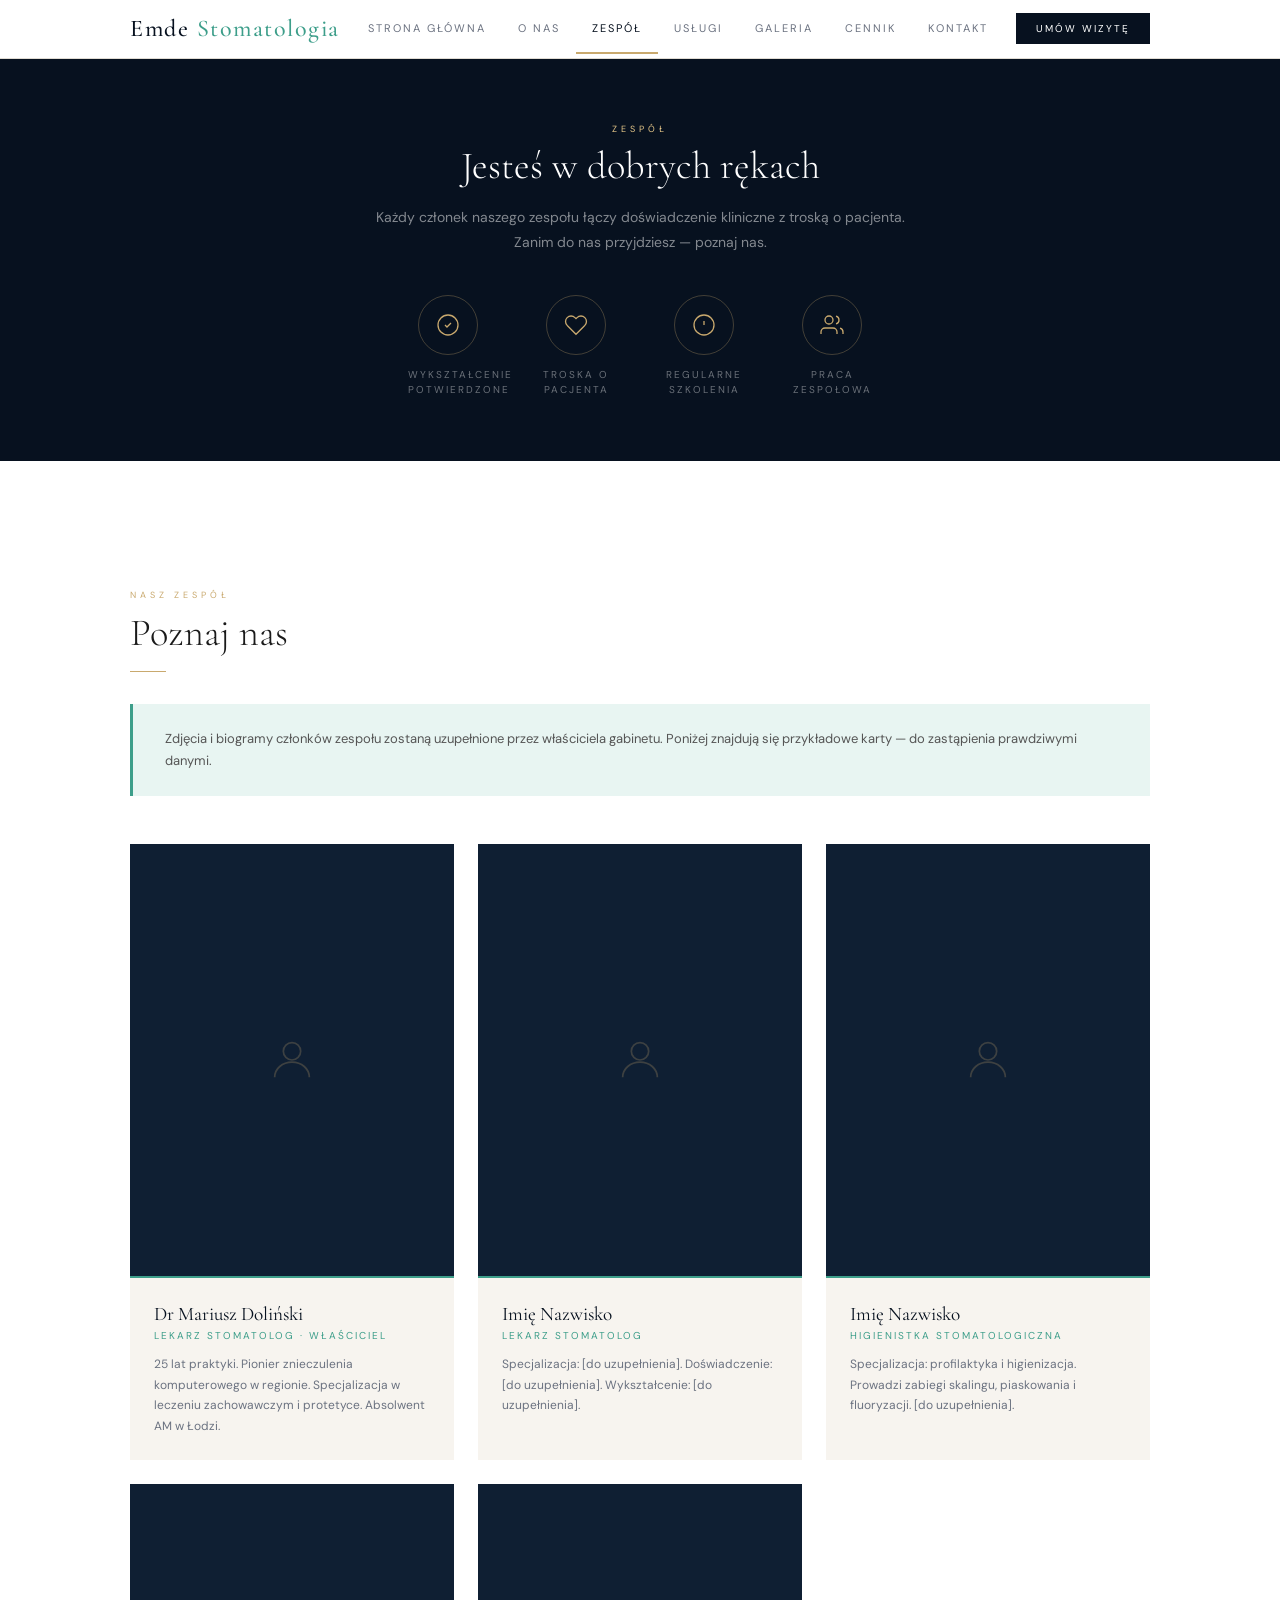
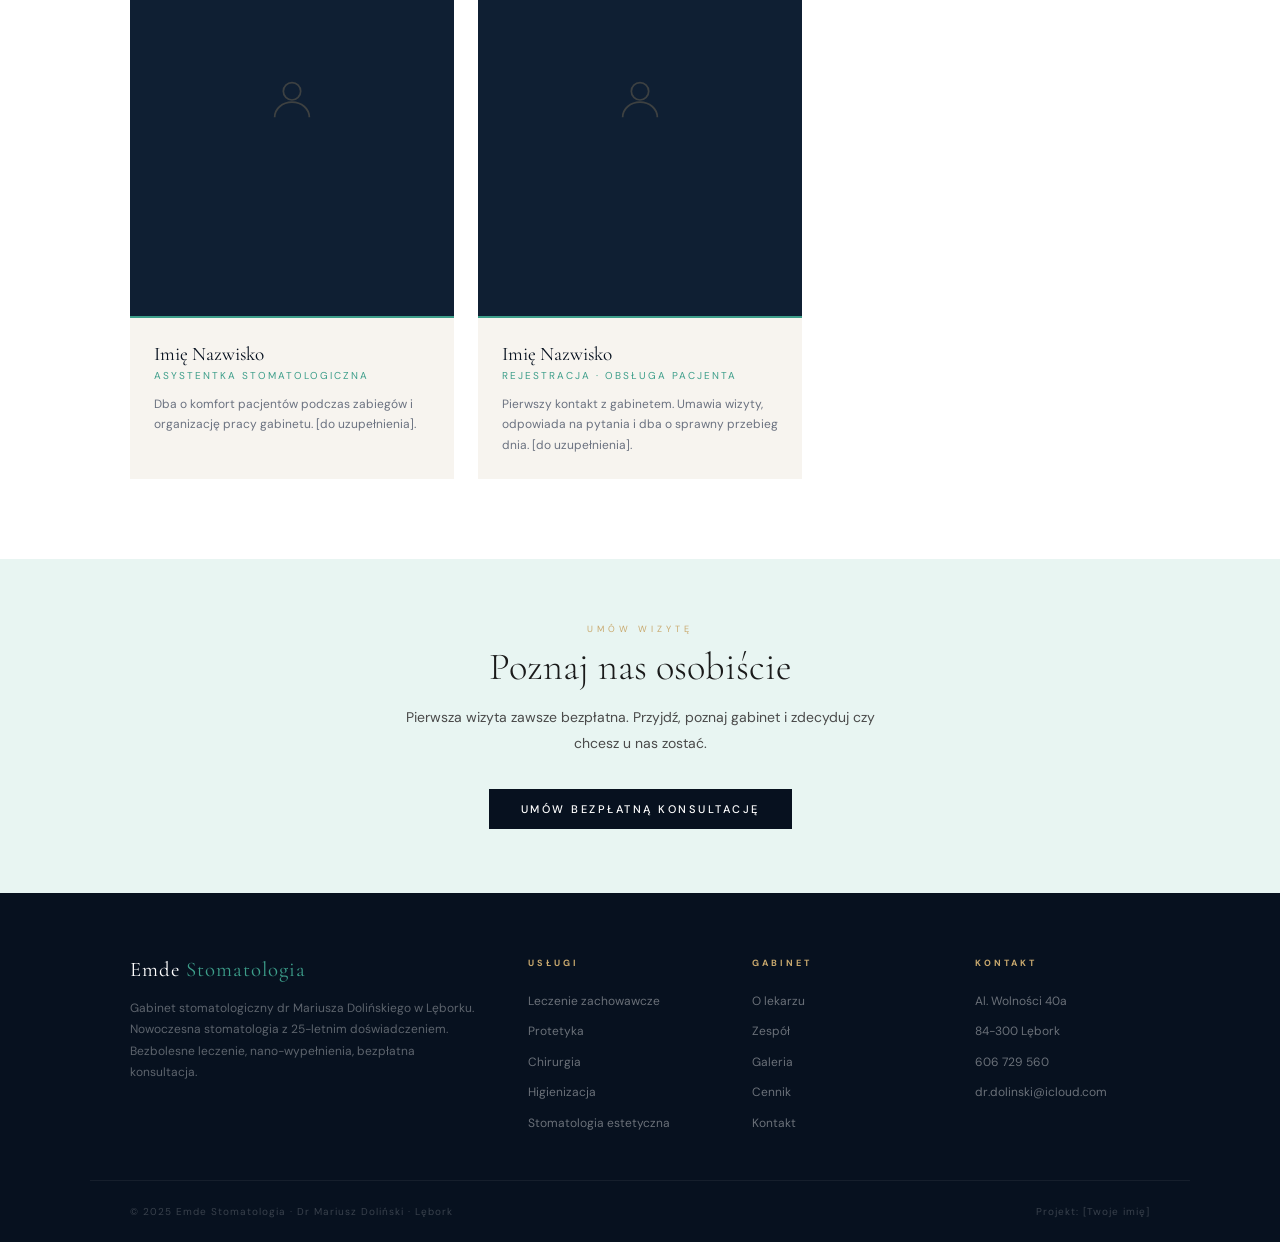
<file: zespol.html>
<!DOCTYPE html>
<html lang="pl">
<head>
  <meta charset="UTF-8">
  <meta name="viewport" content="width=device-width, initial-scale=1.0">
  <title>Zespół · Emde Stomatologia · Lębork</title>
  <meta name="description" content="Poznaj zespół gabinetu Emde Stomatologia w Lęborku. Doświadczeni lekarze i higienistki, którym możesz zaufać.">
  <link rel="stylesheet" href="css/style.css">
  <style>
    .trust-banner { background: var(--navy); padding: 4rem 0; text-align: center; }
    .trust-banner h2 { color: var(--white); margin-bottom: 1rem; }
    .trust-banner p { color: rgba(255,255,255,0.5); max-width: 560px; margin: 0 auto 2.5rem; font-size: 14px; line-height: 1.8; }
    .trust-icons { display: flex; justify-content: center; gap: 3rem; flex-wrap: wrap; margin-top: 2.5rem; }
    .trust-icon { display: flex; flex-direction: column; align-items: center; gap: 0.75rem; }
    .trust-icon-ring { width: 60px; height: 60px; border-radius: 50%; border: 0.5px solid rgba(201,169,110,0.3); display: flex; align-items: center; justify-content: center; }
    .trust-icon-ring svg { width: 24px; height: 24px; stroke: var(--gold); fill: none; stroke-width: 1.3; }
    .trust-icon-label { font-size: 10px; letter-spacing: 2px; text-transform: uppercase; color: rgba(255,255,255,0.4); text-align: center; max-width: 80px; line-height: 1.5; }
    .team-header { padding: 3rem 0 0; }
    .team-intro { max-width: 600px; }
    .specialties-note { background: var(--teal-light); padding: 1.5rem 2rem; border-left: 3px solid var(--teal); margin-bottom: 3rem; font-size: 13px; color: #555; line-height: 1.7; }
  </style>
</head>
<body>

<div id="nav-placeholder"></div>

<!-- TRUST BANNER -->
<div class="trust-banner">
  <div class="container">
    <div class="fade-in">
      <span class="sec-label" style="color:var(--gold2)">Zespół</span>
      <h2>Jesteś w dobrych rękach</h2>
      <p>Każdy członek naszego zespołu łączy doświadczenie kliniczne z troską o pacjenta. Zanim do nas przyjdziesz — poznaj nas.</p>
    </div>
    <div class="trust-icons fade-in">
      <div class="trust-icon">
        <div class="trust-icon-ring"><svg viewBox="0 0 24 24"><path d="M12 22C6.48 22 2 17.52 2 12S6.48 2 12 2s10 4.48 10 10-4.48 10-10 10z"/><path d="m9 12 2 2 4-4"/></svg></div>
        <span class="trust-icon-label">Wykształcenie potwierdzone</span>
      </div>
      <div class="trust-icon">
        <div class="trust-icon-ring"><svg viewBox="0 0 24 24"><path d="M20.84 4.61a5.5 5.5 0 0 0-7.78 0L12 5.67l-1.06-1.06a5.5 5.5 0 0 0-7.78 7.78l1.06 1.06L12 21.23l7.78-7.78 1.06-1.06a5.5 5.5 0 0 0 0-7.78z"/></svg></div>
        <span class="trust-icon-label">Troska o pacjenta</span>
      </div>
      <div class="trust-icon">
        <div class="trust-icon-ring"><svg viewBox="0 0 24 24"><circle cx="12" cy="12" r="10"/><line x1="12" y1="8" x2="12" y2="12"/><line x1="12" y1="16" x2="12.01" y2="16"/></svg></div>
        <span class="trust-icon-label">Regularne szkolenia</span>
      </div>
      <div class="trust-icon">
        <div class="trust-icon-ring"><svg viewBox="0 0 24 24"><path d="M17 21v-2a4 4 0 0 0-4-4H5a4 4 0 0 0-4 4v2"/><circle cx="9" cy="7" r="4"/><path d="M23 21v-2a4 4 0 0 0-3-3.87"/><path d="M16 3.13a4 4 0 0 1 0 7.75"/></svg></div>
        <span class="trust-icon-label">Praca zespołowa</span>
      </div>
    </div>
  </div>
</div>

<!-- TEAM -->
<section class="section">
  <div class="container">
    <div class="team-header fade-in">
      <span class="sec-label">Nasz zespół</span>
      <h2>Poznaj nas</h2>
      <div class="gold-line"></div>
    </div>

    <div class="specialties-note fade-in">
      Zdjęcia i biogramy członków zespołu zostaną uzupełnione przez właściciela gabinetu. Poniżej znajdują się przykładowe karty — do zastąpienia prawdziwymi danymi.
    </div>

    <div class="team-grid">

      <div class="team-card fade-in stagger-1">
        <div class="team-photo">
          <!-- <img src="img/dolinski.jpg" alt="Dr Mariusz Doliński"> -->
          <div class="team-photo-placeholder">
            <svg viewBox="0 0 24 24"><circle cx="12" cy="8" r="4"/><path d="M4 20c0-4 3.6-7 8-7s8 3 8 7"/></svg>
          </div>
        </div>
        <div class="team-info">
          <div class="team-name">Dr Mariusz Doliński</div>
          <div class="team-role">Lekarz stomatolog · Właściciel</div>
          <p class="team-bio">25 lat praktyki. Pionier znieczulenia komputerowego w regionie. Specjalizacja w leczeniu zachowawczym i protetyce. Absolwent AM w Łodzi.</p>
        </div>
      </div>

      <div class="team-card fade-in stagger-2">
        <div class="team-photo">
          <div class="team-photo-placeholder">
            <svg viewBox="0 0 24 24"><circle cx="12" cy="8" r="4"/><path d="M4 20c0-4 3.6-7 8-7s8 3 8 7"/></svg>
          </div>
        </div>
        <div class="team-info">
          <div class="team-name">Imię Nazwisko</div>
          <div class="team-role">Lekarz stomatolog</div>
          <p class="team-bio">Specjalizacja: [do uzupełnienia]. Doświadczenie: [do uzupełnienia]. Wykształcenie: [do uzupełnienia].</p>
        </div>
      </div>

      <div class="team-card fade-in stagger-3">
        <div class="team-photo">
          <div class="team-photo-placeholder">
            <svg viewBox="0 0 24 24"><circle cx="12" cy="8" r="4"/><path d="M4 20c0-4 3.6-7 8-7s8 3 8 7"/></svg>
          </div>
        </div>
        <div class="team-info">
          <div class="team-name">Imię Nazwisko</div>
          <div class="team-role">Higienistka stomatologiczna</div>
          <p class="team-bio">Specjalizacja: profilaktyka i higienizacja. Prowadzi zabiegi skalingu, piaskowania i fluoryzacji. [do uzupełnienia].</p>
        </div>
      </div>

      <div class="team-card fade-in stagger-4">
        <div class="team-photo">
          <div class="team-photo-placeholder">
            <svg viewBox="0 0 24 24"><circle cx="12" cy="8" r="4"/><path d="M4 20c0-4 3.6-7 8-7s8 3 8 7"/></svg>
          </div>
        </div>
        <div class="team-info">
          <div class="team-name">Imię Nazwisko</div>
          <div class="team-role">Asystentka stomatologiczna</div>
          <p class="team-bio">Dba o komfort pacjentów podczas zabiegów i organizację pracy gabinetu. [do uzupełnienia].</p>
        </div>
      </div>

      <div class="team-card fade-in stagger-5">
        <div class="team-photo">
          <div class="team-photo-placeholder">
            <svg viewBox="0 0 24 24"><circle cx="12" cy="8" r="4"/><path d="M4 20c0-4 3.6-7 8-7s8 3 8 7"/></svg>
          </div>
        </div>
        <div class="team-info">
          <div class="team-name">Imię Nazwisko</div>
          <div class="team-role">Rejestracja · Obsługa pacjenta</div>
          <p class="team-bio">Pierwszy kontakt z gabinetem. Umawia wizyty, odpowiada na pytania i dba o sprawny przebieg dnia. [do uzupełnienia].</p>
        </div>
      </div>

    </div>
  </div>
</section>

<!-- CTA -->
<section style="background:var(--teal-light);padding:4rem 0;text-align:center;">
  <div class="container fade-in">
    <span class="sec-label">Umów wizytę</span>
    <h2 style="margin-bottom:1rem;">Poznaj nas osobiście</h2>
    <p style="max-width:480px;margin:0 auto 2rem;">Pierwsza wizyta zawsze bezpłatna. Przyjdź, poznaj gabinet i zdecyduj czy chcesz u nas zostać.</p>
    <a href="kontakt.html" class="btn btn-navy">Umów bezpłatną konsultację</a>
  </div>
</section>

<div id="footer-placeholder"></div>
<script src="js/components.js"></script>
<script src="js/main.js"></script>
</body>
</html>
</file>
<file: css/style.css>
@import url('https://fonts.googleapis.com/css2?family=Cormorant+Garamond:ital,wght@0,300;0,400;0,500;1,300;1,400&family=DM+Sans:wght@300;400;500&display=swap');

*, *::before, *::after { box-sizing: border-box; margin: 0; padding: 0; }

:root {
  --navy: #07111f;
  --navy2: #0f1f33;
  --navy3: #1a2e4a;
  --cream: #f7f4ef;
  --cream2: #ede9e2;
  --gold: #c9a96e;
  --gold2: #e8c98a;
  --white: #ffffff;
  --gray: #6b7280;
  --text: #1a1a1a;
  --teal: #3d9e8a;
  --teal-light: #e8f5f2;
  --teal-mid: #c5e8e0;
  --serif: 'Cormorant Garamond', serif;
  --sans: 'DM Sans', sans-serif;
}

html { scroll-behavior: smooth; }
body { font-family: var(--sans); color: var(--text); background: var(--white); }
img { max-width: 100%; display: block; }
a { text-decoration: none; color: inherit; }

h1, h2, h3 { font-family: var(--serif); font-weight: 300; line-height: 1.15; }
h1 { font-size: clamp(2.2rem, 5vw, 3.6rem); }
h2 { font-size: clamp(1.8rem, 3vw, 2.6rem); }
h3 { font-size: clamp(1.2rem, 2vw, 1.6rem); }
p { font-size: 14px; line-height: 1.85; color: #4a4a4a; }

.sec-label { font-size: 9px; letter-spacing: 4px; text-transform: uppercase; color: var(--gold); margin-bottom: 0.6rem; display: block; }
.gold-line { width: 36px; height: 1.5px; background: var(--gold); margin: 1rem 0 2rem; }
.lead { font-size: 15px; line-height: 1.8; color: #555; max-width: 600px; }

/* ─── BUTTONS ─── */
.btn { display: inline-block; padding: 13px 32px; font-size: 11px; letter-spacing: 2.5px; text-transform: uppercase; font-weight: 500; cursor: pointer; border: none; transition: all 0.25s; font-family: var(--sans); }
.btn-gold { background: var(--gold); color: var(--navy); }
.btn-gold:hover { background: var(--gold2); }
.btn-navy { background: var(--navy); color: var(--white); }
.btn-navy:hover { background: var(--navy3); }
.btn-outline { background: transparent; color: var(--white); border: 0.5px solid rgba(255,255,255,0.35); }
.btn-outline:hover { background: rgba(255,255,255,0.08); }
.btn-outline-dark { background: transparent; color: var(--navy); border: 0.5px solid var(--navy); }
.btn-outline-dark:hover { background: var(--navy); color: var(--white); }

/* ─── NAV ─── */
.nav { position: sticky; top: 0; z-index: 200; background: var(--white); border-bottom: 0.5px solid #e0dbd3; }
.nav-inner { max-width: 1100px; margin: 0 auto; padding: 0 2.5rem; display: flex; align-items: center; justify-content: space-between; }
.nav-logo { font-family: var(--serif); font-size: 1.5rem; font-weight: 500; padding: 0.9rem 0; color: var(--navy); letter-spacing: 1.5px; }
.nav-logo span { color: var(--teal); }
.nav-links { display: flex; gap: 0; }
.nav-links a { font-size: 11px; letter-spacing: 2px; text-transform: uppercase; color: var(--gray); padding: 1.1rem 1rem; border-bottom: 2px solid transparent; transition: all 0.2s; display: block; }
.nav-links a:hover, .nav-links a.active { color: var(--navy); border-bottom-color: var(--gold); }
.nav-cta { font-size: 10px; letter-spacing: 2px; text-transform: uppercase; padding: 9px 20px; background: var(--navy); color: var(--white); border: none; cursor: pointer; font-family: var(--sans); transition: background 0.2s; }
.nav-cta:hover { background: var(--teal); }
.nav-mobile-toggle { display: none; flex-direction: column; gap: 5px; cursor: pointer; padding: 8px; }
.nav-mobile-toggle span { width: 22px; height: 1.5px; background: var(--navy); display: block; }

/* ─── HERO HOME ─── */
.hero { background: var(--navy); min-height: 90vh; display: grid; grid-template-columns: 50% 50%; position: relative; overflow: hidden; }
.hero-left { padding: clamp(3rem, 6vw, 5rem) clamp(2rem, 4vw, 4rem); display: flex; flex-direction: column; justify-content: center; position: relative; z-index: 2; }
.hero-eyebrow { font-size: 10px; letter-spacing: 4px; text-transform: uppercase; color: var(--teal); margin-bottom: 1.5rem; opacity: 0; animation: fadeUp 0.7s 0.1s forwards; }
.hero h1 { color: var(--white); margin-bottom: 1.5rem; opacity: 0; animation: fadeUp 0.7s 0.3s forwards; }
.hero h1 em { font-style: italic; color: var(--gold); }
.hero-sub { font-size: 14px; line-height: 1.8; color: rgba(255,255,255,0.55); margin-bottom: 2.5rem; max-width: 420px; opacity: 0; animation: fadeUp 0.7s 0.5s forwards; }
.hero-btns { display: flex; gap: 1rem; flex-wrap: wrap; opacity: 0; animation: fadeUp 0.7s 0.7s forwards; }
.hero-right { position: relative; overflow: hidden; }
.hero-image { position: absolute; inset: 0; background: var(--navy3); }
.hero-image img { width: 100%; height: 100%; object-fit: cover; opacity: 0.7; }
.hero-image-overlay { position: absolute; inset: 0; background: linear-gradient(to right, var(--navy) 0%, transparent 40%); }
.hero-image-placeholder { position: absolute; inset: 0; display: flex; flex-direction: column; align-items: center; justify-content: center; gap: 1rem; }
.hero-image-placeholder svg { width: 48px; height: 48px; stroke: rgba(201,169,110,0.2); fill: none; }
.hero-image-placeholder span { font-size: 10px; letter-spacing: 2px; color: rgba(255,255,255,0.15); text-transform: uppercase; }
.hero-deco-line { position: absolute; top: 0; right: 0; width: 1px; height: 100%; background: linear-gradient(to bottom, transparent, rgba(201,169,110,0.15), transparent); }

/* ─── STATS BAR ─── */
.stats-bar { background: var(--gold); display: grid; grid-template-columns: repeat(4, 1fr); }
.stat-item { padding: 1.4rem 1.5rem; text-align: center; border-right: 0.5px solid rgba(7,17,31,0.12); }
.stat-item:last-child { border-right: none; }
.stat-num { font-family: var(--serif); font-size: 2.2rem; font-weight: 400; color: var(--navy); line-height: 1; }
.stat-label { font-size: 9px; letter-spacing: 2px; text-transform: uppercase; color: rgba(7,17,31,0.55); margin-top: 5px; }

/* ─── PAGE HERO ─── */
.page-hero { background: var(--navy); padding: 5rem 2.5rem 4rem; position: relative; overflow: hidden; }
.page-hero-inner { max-width: 1100px; margin: 0 auto; position: relative; z-index: 2; }
.page-hero h1 { color: var(--white); margin-bottom: 1rem; }
.page-hero h1 em { color: var(--gold); font-style: italic; }
.page-hero p { color: rgba(255,255,255,0.5); max-width: 500px; font-size: 14px; }
.page-hero-bg { position: absolute; inset: 0; background: linear-gradient(135deg, var(--navy) 60%, var(--navy3) 100%); }
.breadcrumb { font-size: 10px; letter-spacing: 2px; text-transform: uppercase; color: rgba(201,169,110,0.6); margin-bottom: 1.5rem; }
.breadcrumb a { color: rgba(201,169,110,0.4); }
.breadcrumb a:hover { color: var(--gold); }

/* ─── CONTAINER ─── */
.container { max-width: 1100px; margin: 0 auto; padding: 0 2.5rem; }
.section { padding: 5rem 0; }
.section-sm { padding: 3rem 0; }

/* ─── ABOUT ─── */
.about-grid { display: grid; grid-template-columns: 1fr 1fr; gap: 4rem; align-items: center; }
.about-img-box { position: relative; background: var(--navy2); min-height: 480px; display: flex; align-items: center; justify-content: center; flex-direction: column; gap: 1rem; overflow: hidden; }
.about-img-box img { width: 100%; height: 100%; object-fit: cover; position: absolute; inset: 0; }
.about-img-box::after { content: ''; position: absolute; bottom: 0; left: 0; right: 0; height: 3px; background: var(--gold); }
.about-tag { position: absolute; bottom: 1.5rem; right: -0.5rem; background: var(--gold); color: var(--navy); font-size: 10px; letter-spacing: 2px; text-transform: uppercase; padding: 8px 18px; font-weight: 500; z-index: 2; }
.about-img-placeholder { display: flex; flex-direction: column; align-items: center; gap: 1rem; }
.about-img-placeholder svg { width: 60px; height: 60px; stroke: rgba(201,169,110,0.3); fill: none; stroke-width: 0.8; }
.about-img-placeholder span { font-size: 10px; color: rgba(255,255,255,0.2); font-style: italic; }
.about-body h2 { margin-bottom: 0.5rem; }
.about-list { list-style: none; display: flex; flex-direction: column; gap: 0.75rem; margin-top: 1.5rem; }
.about-list li { display: flex; align-items: flex-start; gap: 0.85rem; font-size: 13px; color: var(--navy); }
.about-list li::before { content: ''; width: 5px; height: 5px; background: var(--gold); flex-shrink: 0; margin-top: 6px; }
.about-cta { display: flex; gap: 1rem; margin-top: 2.5rem; flex-wrap: wrap; }

/* ─── SERVICES ─── */
.services-preview { background: var(--teal-light); }
.services-grid-home { display: grid; grid-template-columns: repeat(3, 1fr); gap: 1px; background: var(--teal-mid); margin-top: 3rem; }
.svc-card { background: var(--white); padding: 2rem 1.75rem; cursor: pointer; transition: all 0.25s; position: relative; overflow: hidden; }
.svc-card::before { content: ''; position: absolute; bottom: 0; left: 0; width: 0; height: 2px; background: var(--gold); transition: width 0.3s; }
.svc-card:hover::before { width: 100%; }
.svc-card:hover { background: var(--teal); }
.svc-card:hover .svc-title { color: var(--white); }
.svc-card:hover .svc-desc { color: rgba(255,255,255,0.55); }
.svc-card:hover .svc-num { color: var(--gold); }
.svc-card:hover .svc-arrow { opacity: 1; color: var(--gold); }
.svc-card:hover .svc-icon svg { stroke: rgba(255,255,255,0.6); }
.svc-icon { margin-bottom: 0.75rem; }
.svc-icon svg { width: 22px; height: 22px; stroke: var(--teal); fill: none; stroke-width: 1.3; transition: stroke 0.25s; }
.svc-num { font-family: var(--serif); font-size: 2.5rem; font-weight: 300; color: var(--teal-mid); line-height: 1; margin-bottom: 0.5rem; transition: color 0.25s; }
.svc-title { font-size: 14px; font-weight: 500; color: var(--navy); margin-bottom: 0.5rem; transition: color 0.25s; }
.svc-desc { font-size: 12px; line-height: 1.7; color: var(--gray); transition: color 0.25s; }
.svc-arrow { font-size: 18px; color: transparent; opacity: 0; transition: all 0.25s; margin-top: 1rem; display: block; }

/* ─── TECH ─── */
.tech-section { background: var(--navy); }
.tech-section .sec-label { color: var(--gold2); }
.tech-section h2 { color: var(--white); }
.tech-grid { display: grid; grid-template-columns: repeat(3, 1fr); gap: 1.5rem; margin-top: 3rem; }
.tech-card { border: 0.5px solid rgba(201,169,110,0.15); padding: 2rem 1.75rem; position: relative; overflow: hidden; transition: border-color 0.3s; }
.tech-card::before { content: ''; position: absolute; top: 0; left: 0; width: 2px; height: 0; background: var(--gold); transition: height 0.4s; }
.tech-card:hover { border-color: rgba(201,169,110,0.5); }
.tech-card:hover::before { height: 100%; }
.tech-icon-letter { font-family: var(--serif); font-size: 3rem; font-weight: 300; color: var(--gold); opacity: 0.25; line-height: 1; margin-bottom: 0.75rem; }
.tech-name { font-size: 13px; font-weight: 500; color: var(--white); margin-bottom: 0.5rem; }
.tech-desc { font-size: 12px; line-height: 1.7; color: rgba(255,255,255,0.4); }

/* ─── REVIEWS CAROUSEL ─── */
.reviews-carousel-wrap { background: var(--teal-light); padding: 5rem 0; }
.carousel { position: relative; overflow: hidden; }
.carousel-track { display: flex; transition: transform 0.5s cubic-bezier(0.4,0,0.2,1); }
.carousel-slide { min-width: 33.333%; padding: 0 0.75rem; }
.rc { background: var(--white); padding: 2.25rem; position: relative; overflow: hidden; height: 100%; }
.rc::before { content: ''; position: absolute; top: 0; left: 0; right: 0; height: 3px; background: var(--teal-mid); }
.rc::after { content: ''; position: absolute; top: 0; left: 0; height: 3px; width: 0; background: var(--gold); transition: width 0.7s ease; }
.rc:hover::after { width: 100%; }
.rc-corner { position: absolute; bottom: 0; right: 0; width: 0; height: 0; border-style: solid; border-width: 0 0 40px 40px; border-color: transparent transparent var(--teal-light) transparent; }
.rc-rating { display: flex; gap: 4px; margin-bottom: 1.25rem; }
.rc-dot { width: 6px; height: 6px; border-radius: 50%; background: var(--gold); }
.rc-quote svg { width: 28px; height: 20px; margin-bottom: 1rem; }
.rc-text { font-family: var(--serif); font-size: 1rem; font-weight: 300; line-height: 1.85; color: #3a3a3a; font-style: italic; margin-bottom: 1.75rem; }
.rc-sep { width: 24px; height: 1px; background: var(--gold); margin-bottom: 1.25rem; }
.rc-author { font-size: 12px; font-weight: 500; color: var(--navy); }
.carousel-controls { display: flex; align-items: center; justify-content: center; gap: 1.5rem; margin-top: 2.5rem; }
.ctrl-btn { width: 40px; height: 40px; border: 0.5px solid var(--teal); background: transparent; cursor: pointer; display: flex; align-items: center; justify-content: center; transition: all 0.2s; }
.ctrl-btn:hover { background: var(--teal); }
.ctrl-btn:hover svg { stroke: white; }
.ctrl-btn svg { width: 16px; height: 16px; stroke: var(--teal); fill: none; stroke-width: 1.5; transition: stroke 0.2s; }
.carousel-dots { display: flex; gap: 8px; align-items: center; }
.cdot { width: 6px; height: 6px; border-radius: 50%; background: var(--teal-mid); cursor: pointer; transition: all 0.25s; }
.cdot.active { background: var(--gold); width: 20px; border-radius: 3px; }
.google-row { display: flex; align-items: center; justify-content: center; gap: 0.75rem; margin-top: 2rem; padding-top: 2rem; border-top: 0.5px solid var(--teal-mid); }
.google-badge-text { font-size: 11px; color: var(--teal); font-weight: 500; letter-spacing: 1px; }
.google-score { font-family: var(--serif); font-size: 1.5rem; color: var(--gold); font-weight: 300; }
.google-count { font-size: 11px; color: var(--gray); }

/* ─── GALLERY ─── */
.gallery-grid { display: grid; grid-template-columns: repeat(3, 1fr); gap: 1px; background: var(--cream2); margin-top: 3rem; }
.gallery-item { background: var(--navy2); aspect-ratio: 4/3; display: flex; align-items: center; justify-content: center; cursor: pointer; overflow: hidden; position: relative; }
.gallery-item:hover .gallery-overlay { opacity: 1; }
.gallery-placeholder { display: flex; flex-direction: column; align-items: center; gap: 0.5rem; }
.gallery-placeholder svg { width: 32px; height: 32px; stroke: rgba(201,169,110,0.3); fill: none; stroke-width: 1; }
.gallery-placeholder span { font-size: 9px; letter-spacing: 2px; text-transform: uppercase; color: rgba(255,255,255,0.2); }
.gallery-item img { width: 100%; height: 100%; object-fit: cover; transition: transform 0.4s; }
.gallery-item:hover img { transform: scale(1.04); }
.gallery-overlay { position: absolute; inset: 0; background: rgba(7,17,31,0.6); display: flex; align-items: center; justify-content: center; opacity: 0; transition: opacity 0.3s; }
.gallery-overlay span { font-size: 10px; letter-spacing: 2px; text-transform: uppercase; color: var(--gold); }

/* ─── SERVICES PAGE ─── */
.services-list { display: flex; flex-direction: column; gap: 1px; background: var(--cream2); margin-top: 3rem; }
.svc-row { background: var(--white); display: grid; grid-template-columns: 60px 60px 1fr auto; align-items: center; gap: 1.5rem; padding: 2rem; cursor: pointer; transition: background 0.2s; text-decoration: none; }
.svc-row:hover { background: var(--teal-light); }
.svc-row:hover .svc-row-num { color: var(--teal); }
.svc-row:hover .svc-row-arrow { opacity: 1; }
.svc-row-num { font-family: var(--serif); font-size: 2.5rem; font-weight: 300; color: var(--cream2); transition: color 0.2s; }
.svc-row-icon svg { width: 28px; height: 28px; stroke: var(--teal); fill: none; stroke-width: 1.3; }
.svc-row-body h3 { font-size: 15px; font-weight: 500; color: var(--navy); font-family: var(--sans); margin-bottom: 0.4rem; }
.svc-row-body p { font-size: 12px; color: var(--gray); line-height: 1.6; }
.svc-row-arrow { font-size: 20px; color: var(--gold); opacity: 0; transition: opacity 0.2s; }

/* ─── SERVICE DETAIL ─── */
.service-detail-grid { display: grid; grid-template-columns: 2fr 1fr; gap: 4rem; margin-top: 3rem; }
.sidebar-card { background: var(--cream); padding: 2rem; margin-bottom: 1.5rem; }
.sidebar-card h4 { font-family: var(--serif); font-size: 1.1rem; font-weight: 400; color: var(--navy); margin-bottom: 1rem; }
.sidebar-price { font-family: var(--serif); font-size: 1.8rem; color: var(--teal); margin-bottom: 0.25rem; }
.sidebar-price-note { font-size: 11px; color: var(--gray); }
.procedure-steps { list-style: none; display: flex; flex-direction: column; gap: 1rem; margin-top: 1.5rem; }
.procedure-steps li { display: flex; gap: 1rem; align-items: flex-start; font-size: 13px; }
.step-num { width: 24px; height: 24px; background: var(--gold); color: var(--navy); display: flex; align-items: center; justify-content: center; font-size: 10px; font-weight: 500; flex-shrink: 0; margin-top: 1px; }

/* ─── TEAM ─── */
.team-grid { display: grid; grid-template-columns: repeat(3, 1fr); gap: 1.5rem; margin-top: 3rem; }
.team-card { background: var(--cream); transition: transform 0.3s; }
.team-card:hover { transform: translateY(-4px); }
.team-photo { background: var(--navy2); aspect-ratio: 3/4; display: flex; align-items: center; justify-content: center; overflow: hidden; position: relative; }
.team-photo img { width: 100%; height: 100%; object-fit: cover; transition: transform 0.4s; }
.team-card:hover .team-photo img { transform: scale(1.03); }
.team-photo-placeholder { display: flex; flex-direction: column; align-items: center; gap: 0.75rem; }
.team-photo-placeholder svg { width: 52px; height: 52px; stroke: rgba(201,169,110,0.25); fill: none; stroke-width: 0.8; }
.team-info { padding: 1.5rem; border-top: 2px solid var(--teal); }
.team-name { font-family: var(--serif); font-size: 1.2rem; font-weight: 400; color: var(--navy); margin-bottom: 3px; }
.team-role { font-size: 10px; letter-spacing: 2px; text-transform: uppercase; color: var(--teal); margin-bottom: 0.75rem; }
.team-bio { font-size: 12px; line-height: 1.7; color: var(--gray); }

/* ─── PRICING ─── */
.pricing-table { margin-top: 3rem; }
.pricing-category { margin-bottom: 3rem; }
.pricing-category-title { font-family: var(--serif); font-size: 1.4rem; font-weight: 400; color: var(--navy); padding-bottom: 0.75rem; border-bottom: 0.5px solid var(--gold); margin-bottom: 0; display: flex; align-items: center; gap: 0.75rem; }
.pricing-category-title svg { width: 20px; height: 20px; stroke: var(--teal); fill: none; stroke-width: 1.3; }
.pricing-row { display: flex; justify-content: space-between; align-items: baseline; padding: 1rem 0; border-bottom: 0.5px solid #f0ece5; gap: 1rem; }
.pricing-row:last-child { border-bottom: none; }
.pricing-service-name { font-size: 13px; color: var(--navy); }
.pricing-service-note { font-size: 11px; color: var(--gray); margin-top: 2px; }
.pricing-price { font-family: var(--serif); font-size: 1rem; color: var(--teal); white-space: nowrap; flex-shrink: 0; font-style: italic; }
.pricing-note { background: var(--teal-light); padding: 1.5rem 2rem; border-left: 3px solid var(--teal); margin-bottom: 3rem; font-size: 13px; color: #555; line-height: 1.7; }
.pricing-free { color: var(--teal); font-weight: 500; }

/* ─── CONTACT ─── */
.contact-grid { display: grid; grid-template-columns: 1fr 1fr; gap: 4rem; margin-top: 3rem; }
.contact-info-block { display: flex; flex-direction: column; gap: 0; }
.contact-row { padding: 1.5rem 0; border-bottom: 0.5px solid #e0dbd3; }
.contact-row:last-child { border-bottom: none; }
.contact-label { font-size: 9px; letter-spacing: 3px; text-transform: uppercase; color: var(--teal); margin-bottom: 0.4rem; display: block; }
.contact-value { font-size: 14px; color: var(--navy); line-height: 1.6; }
.contact-value a { color: var(--navy); transition: color 0.2s; }
.contact-value a:hover { color: var(--teal); }
.contact-map-box { min-height: 300px; }
.contact-map-box iframe { width: 100%; height: 100%; min-height: 320px; border: none; }
.form-row { display: grid; grid-template-columns: 1fr 1fr; gap: 1rem; }
.form-group { display: flex; flex-direction: column; gap: 0.4rem; }
.form-label { font-size: 10px; letter-spacing: 2px; text-transform: uppercase; color: var(--gray); }
.form-input { padding: 12px 16px; border: 0.5px solid #e0dbd3; font-family: var(--sans); font-size: 14px; color: var(--navy); background: var(--white); transition: border-color 0.2s; }
.form-input:focus { outline: none; border-color: var(--teal); }
.form-textarea { min-height: 120px; resize: vertical; }
.form-submit { background: var(--navy); color: var(--white); padding: 14px 36px; font-size: 11px; letter-spacing: 2.5px; text-transform: uppercase; border: none; cursor: pointer; font-family: var(--sans); font-weight: 500; transition: background 0.2s; align-self: flex-start; }
.form-submit:hover { background: var(--teal); }

/* ─── FOOTER ─── */
.footer { background: var(--navy); color: var(--white); }
.footer-top { max-width: 1100px; margin: 0 auto; padding: 4rem 2.5rem 3rem; display: grid; grid-template-columns: 2fr 1fr 1fr 1fr; gap: 3rem; }
.footer-brand .footer-logo { font-family: var(--serif); font-size: 1.3rem; color: var(--white); margin-bottom: 1rem; display: block; letter-spacing: 1px; }
.footer-brand .footer-logo span { color: var(--teal); }
.footer-brand p { font-size: 12px; line-height: 1.8; color: rgba(255,255,255,0.35); }
.footer-col h4 { font-size: 9px; letter-spacing: 3px; text-transform: uppercase; color: var(--gold); margin-bottom: 1.25rem; }
.footer-col ul { list-style: none; display: flex; flex-direction: column; gap: 0.6rem; }
.footer-col ul li a { font-size: 12px; color: rgba(255,255,255,0.4); transition: color 0.2s; }
.footer-col ul li a:hover { color: var(--teal); }
.footer-bottom { border-top: 0.5px solid rgba(255,255,255,0.06); max-width: 1100px; margin: 0 auto; padding: 1.5rem 2.5rem; display: flex; justify-content: space-between; align-items: center; }
.footer-copy { font-size: 10px; color: rgba(255,255,255,0.2); letter-spacing: 1px; }

/* ─── NANO ─── */
.nano-grid { display: grid; grid-template-columns: 1fr 1fr; gap: 4rem; align-items: center; }
.nano-visual { background: var(--navy); padding: 3rem; display: flex; align-items: center; justify-content: center; min-height: 340px; position: relative; }
.nano-rings { position: relative; width: 200px; height: 200px; }
.nano-ring { position: absolute; border-radius: 50%; border: 0.5px solid rgba(201,169,110,0.2); top: 50%; left: 50%; transform: translate(-50%, -50%); }
.nano-ring:nth-child(1) { width: 200px; height: 200px; animation: pulseRing 3s ease-in-out infinite; }
.nano-ring:nth-child(2) { width: 150px; height: 150px; border-color: rgba(201,169,110,0.35); animation: pulseRing 3s ease-in-out 0.5s infinite; }
.nano-ring:nth-child(3) { width: 100px; height: 100px; border-color: rgba(201,169,110,0.5); background: rgba(201,169,110,0.06); }
.nano-center-text { font-family: var(--serif); font-size: 0.85rem; color: var(--gold); text-align: center; line-height: 1.4; position: absolute; top: 50%; left: 50%; transform: translate(-50%, -50%); width: 90px; }
.nano-props { display: grid; grid-template-columns: 1fr 1fr; gap: 0.75rem; margin-top: 2rem; }
.nano-prop { background: var(--cream); padding: 1rem 1.25rem; border-left: 2.5px solid var(--teal); }
.nano-prop-name { font-size: 12px; font-weight: 500; color: var(--navy); }
.nano-prop-val { font-size: 11px; color: var(--gray); margin-top: 3px; }

/* ─── ANIMATIONS ─── */
@keyframes fadeUp { from { opacity: 0; transform: translateY(20px); } to { opacity: 1; transform: translateY(0); } }
@keyframes fadeLeft { from { opacity: 0; transform: translateX(30px); } to { opacity: 1; transform: translateX(0); } }
@keyframes fadeRight { from { opacity: 0; transform: translateX(-30px); } to { opacity: 1; transform: translateX(0); } }
@keyframes pulseRing { 0%, 100% { opacity: 0.4; transform: translate(-50%, -50%) scale(1); } 50% { opacity: 0.8; transform: translate(-50%, -50%) scale(1.04); } }

.fade-in { opacity: 0; transform: translateY(24px); transition: opacity 0.7s ease, transform 0.7s ease; }
.fade-in.visible { opacity: 1; transform: translateY(0); }
.fade-left { opacity: 0; transform: translateX(30px); transition: opacity 0.7s ease, transform 0.7s ease; }
.fade-left.visible { opacity: 1; transform: translateX(0); }
.fade-right { opacity: 0; transform: translateX(-30px); transition: opacity 0.7s ease, transform 0.7s ease; }
.fade-right.visible { opacity: 1; transform: translateX(0); }
.stagger-1 { transition-delay: 0.1s; }
.stagger-2 { transition-delay: 0.2s; }
.stagger-3 { transition-delay: 0.3s; }
.stagger-4 { transition-delay: 0.4s; }
.stagger-5 { transition-delay: 0.5s; }
.stagger-6 { transition-delay: 0.6s; }

/* ─── UTILITY ─── */
.text-center { text-align: center; }
.mt-1 { margin-top: 1rem; }
.mt-2 { margin-top: 2rem; }
.mt-3 { margin-top: 3rem; }
.bg-cream { background: var(--cream); }
.bg-navy { background: var(--navy); }

/* ─── RESPONSIVE ─── */
@media (max-width: 900px) {
  .hero { grid-template-columns: 1fr; }
  .hero-right { display: none; }
  .hero-left { padding: 4rem 2rem; }
  .stats-bar { grid-template-columns: repeat(2, 1fr); }
  .about-grid, .nano-grid, .contact-grid, .service-detail-grid { grid-template-columns: 1fr; }
  .services-grid-home, .tech-grid, .team-grid { grid-template-columns: 1fr 1fr; }
  .gallery-grid { grid-template-columns: 1fr 1fr; }
  .footer-top { grid-template-columns: 1fr 1fr; gap: 2rem; }
  .nav-links { display: none; }
  .nav-mobile-toggle { display: flex; }
  .carousel-slide { min-width: 50%; }
}
@media (max-width: 600px) {
  .services-grid-home, .tech-grid, .team-grid, .gallery-grid { grid-template-columns: 1fr; }
  .stats-bar { grid-template-columns: repeat(2, 1fr); }
  .footer-top { grid-template-columns: 1fr; }
  .form-row { grid-template-columns: 1fr; }
  .svc-row { grid-template-columns: 40px 36px 1fr auto; gap: 1rem; }
  .carousel-slide { min-width: 100%; }
}
</file>
